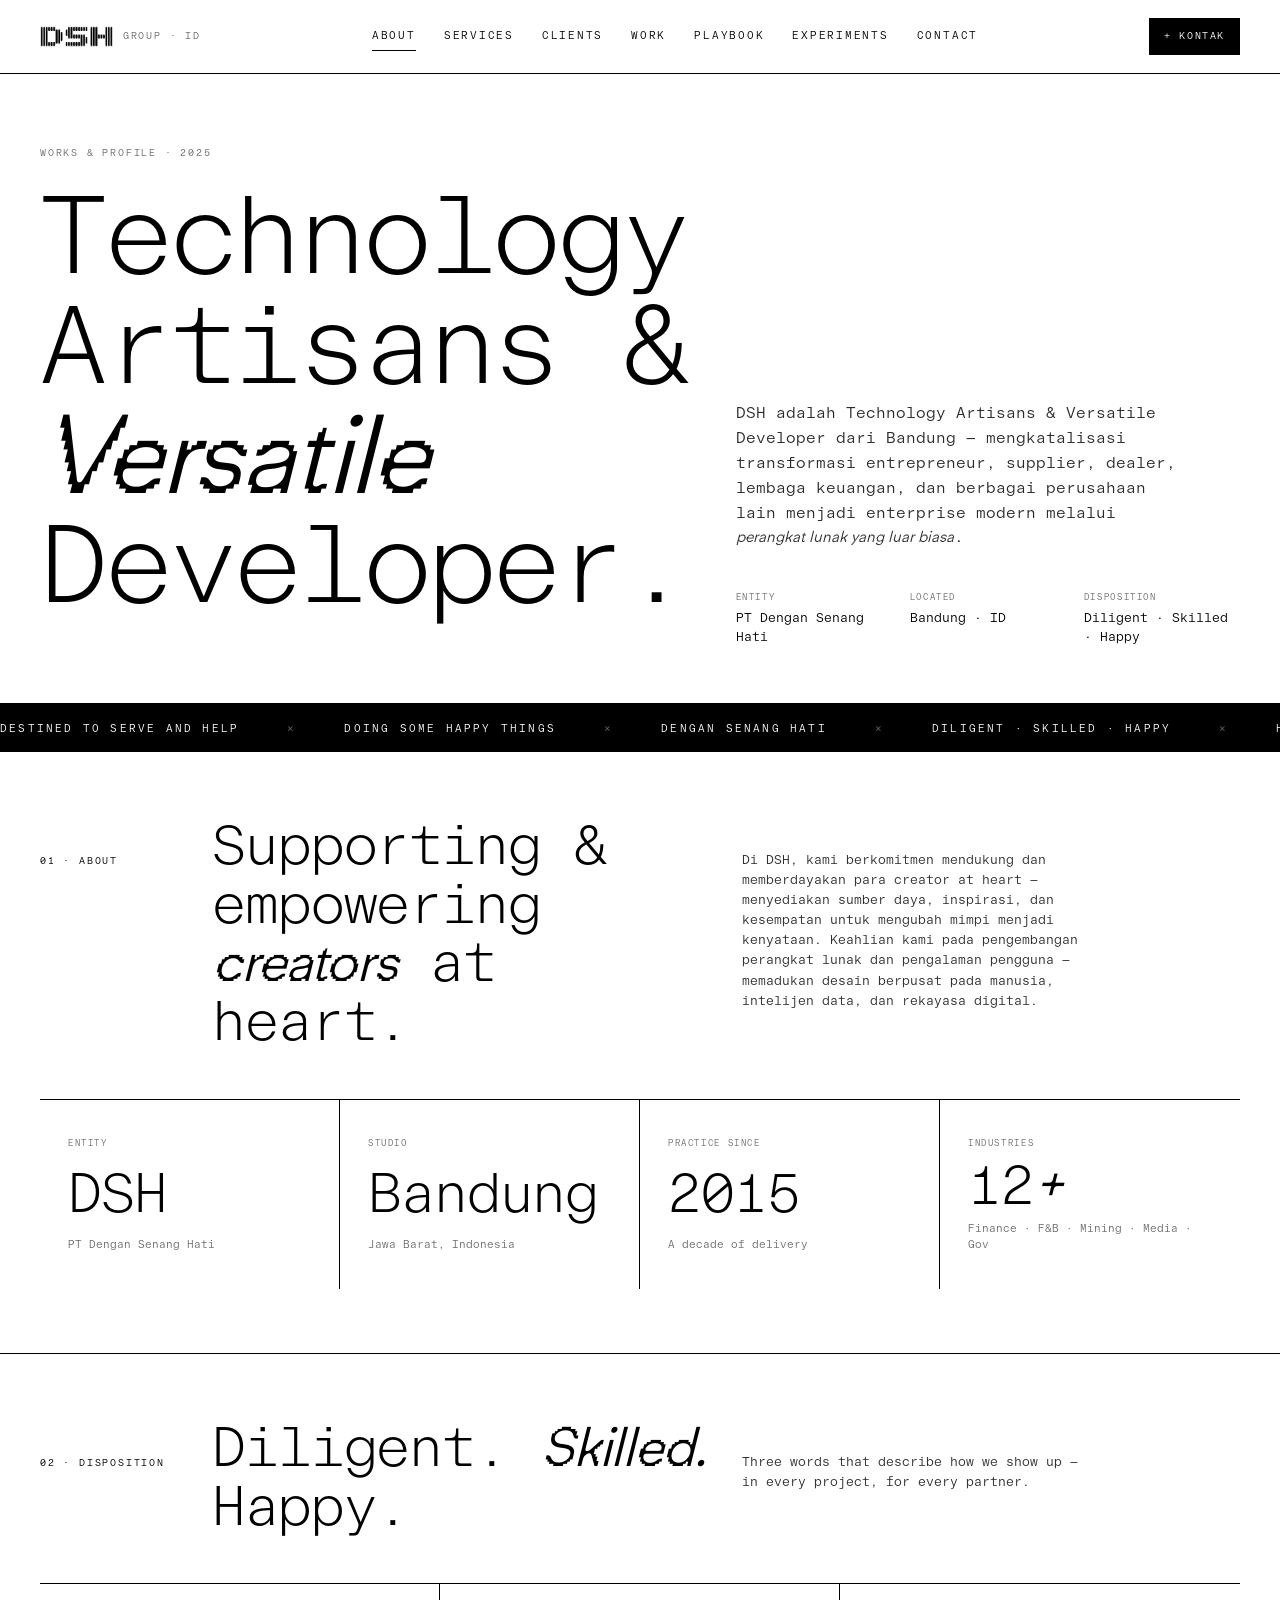
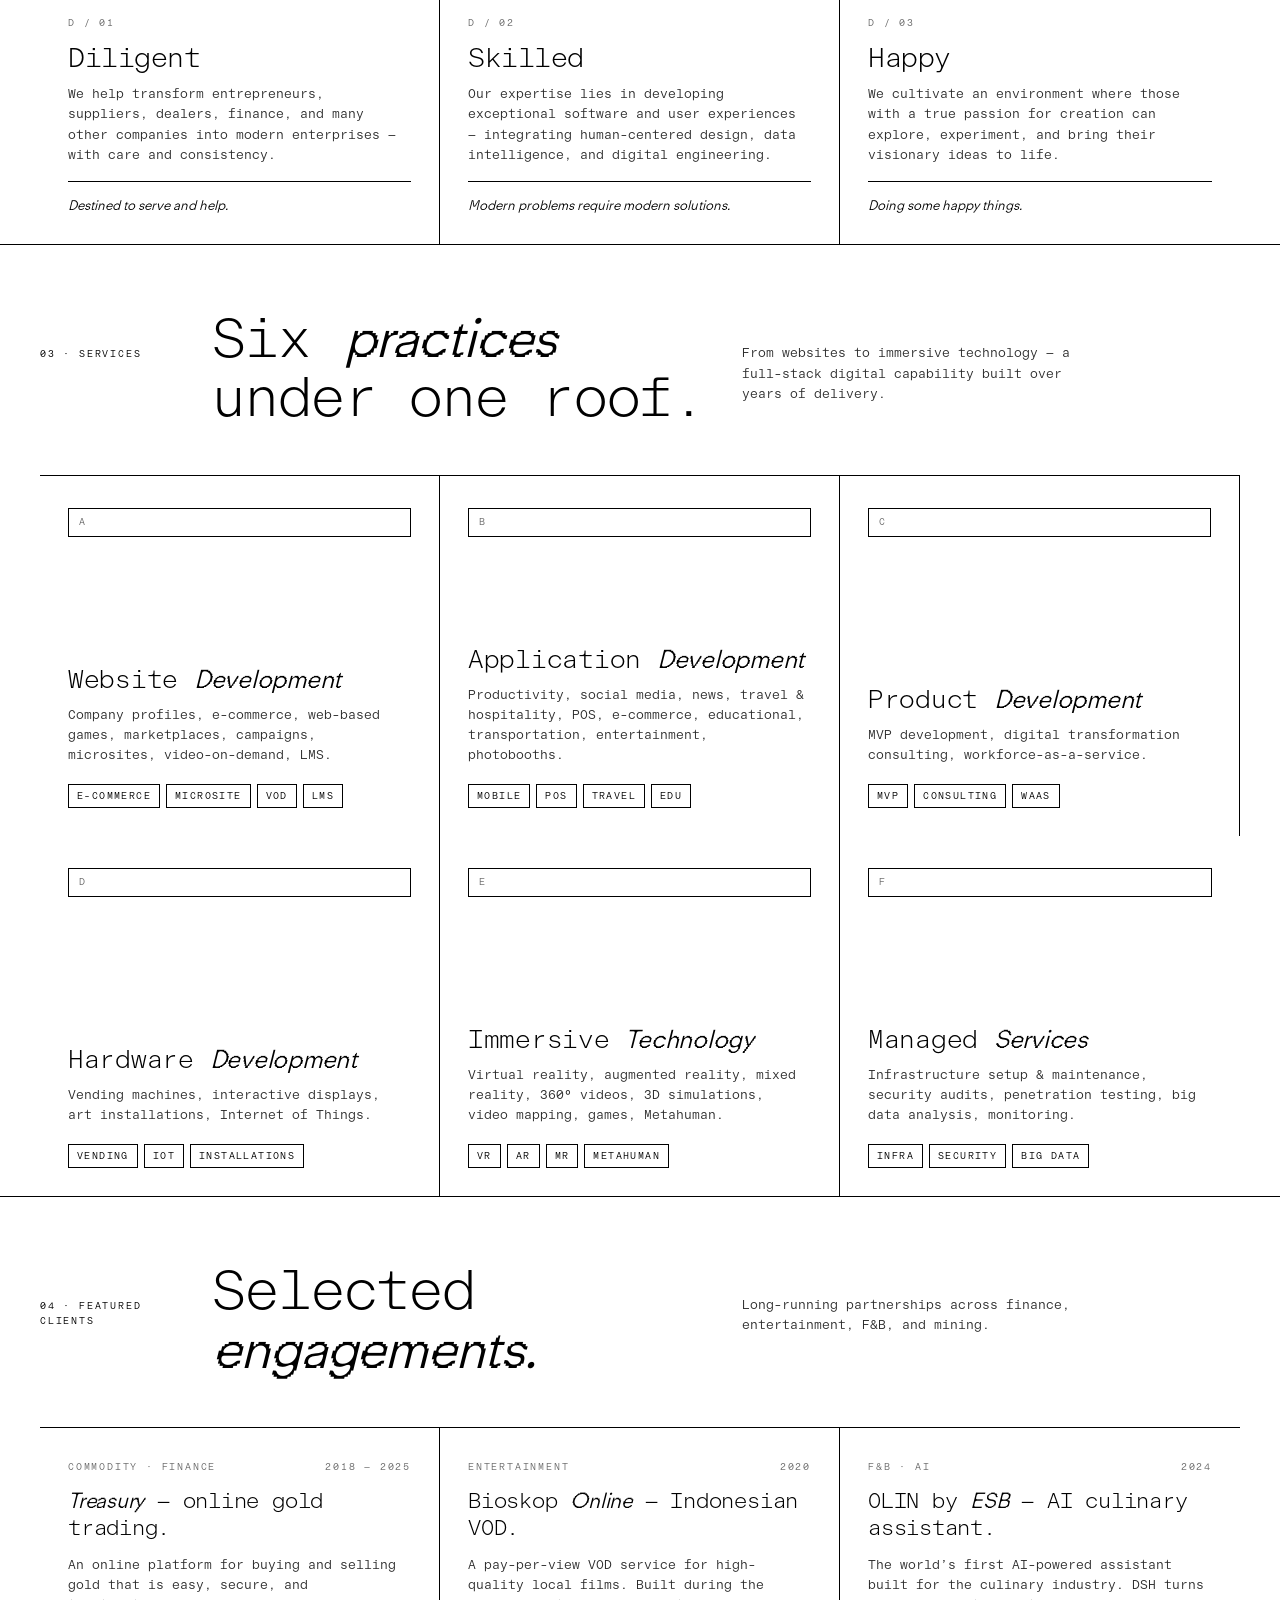
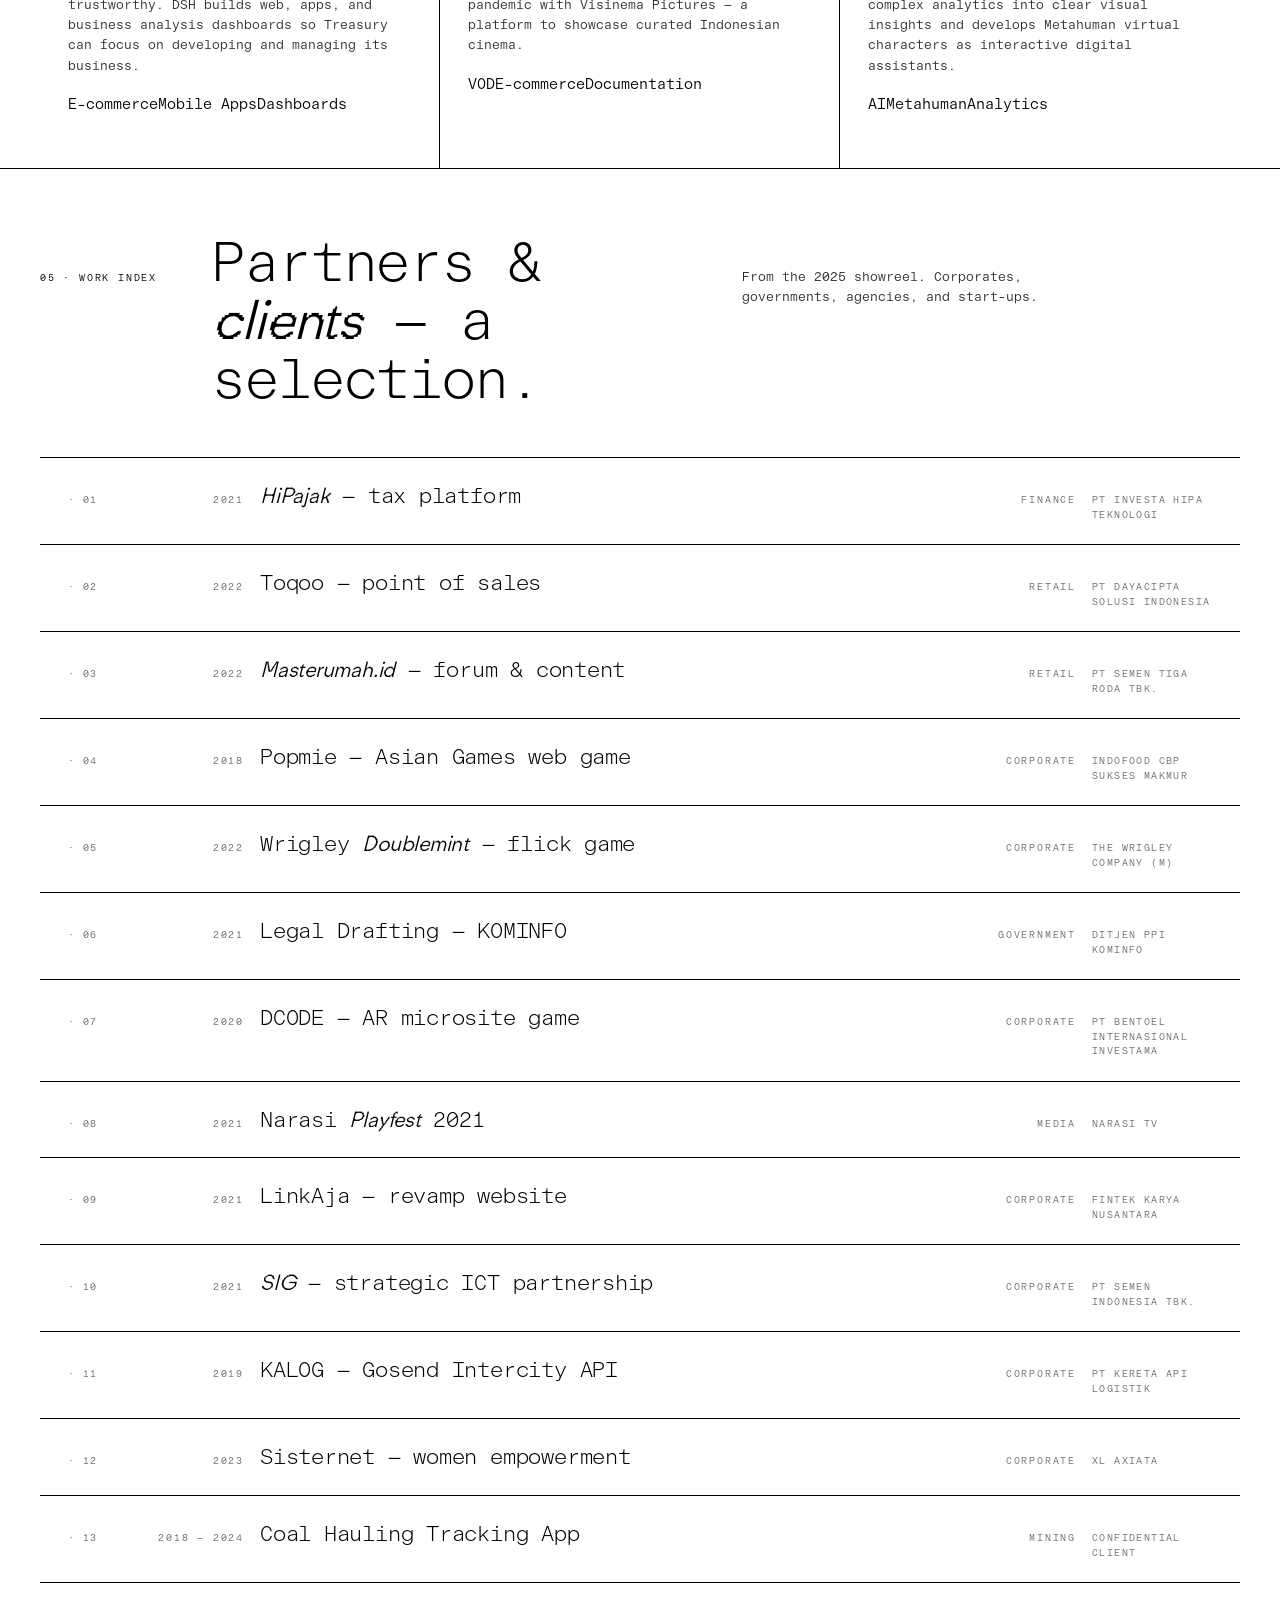
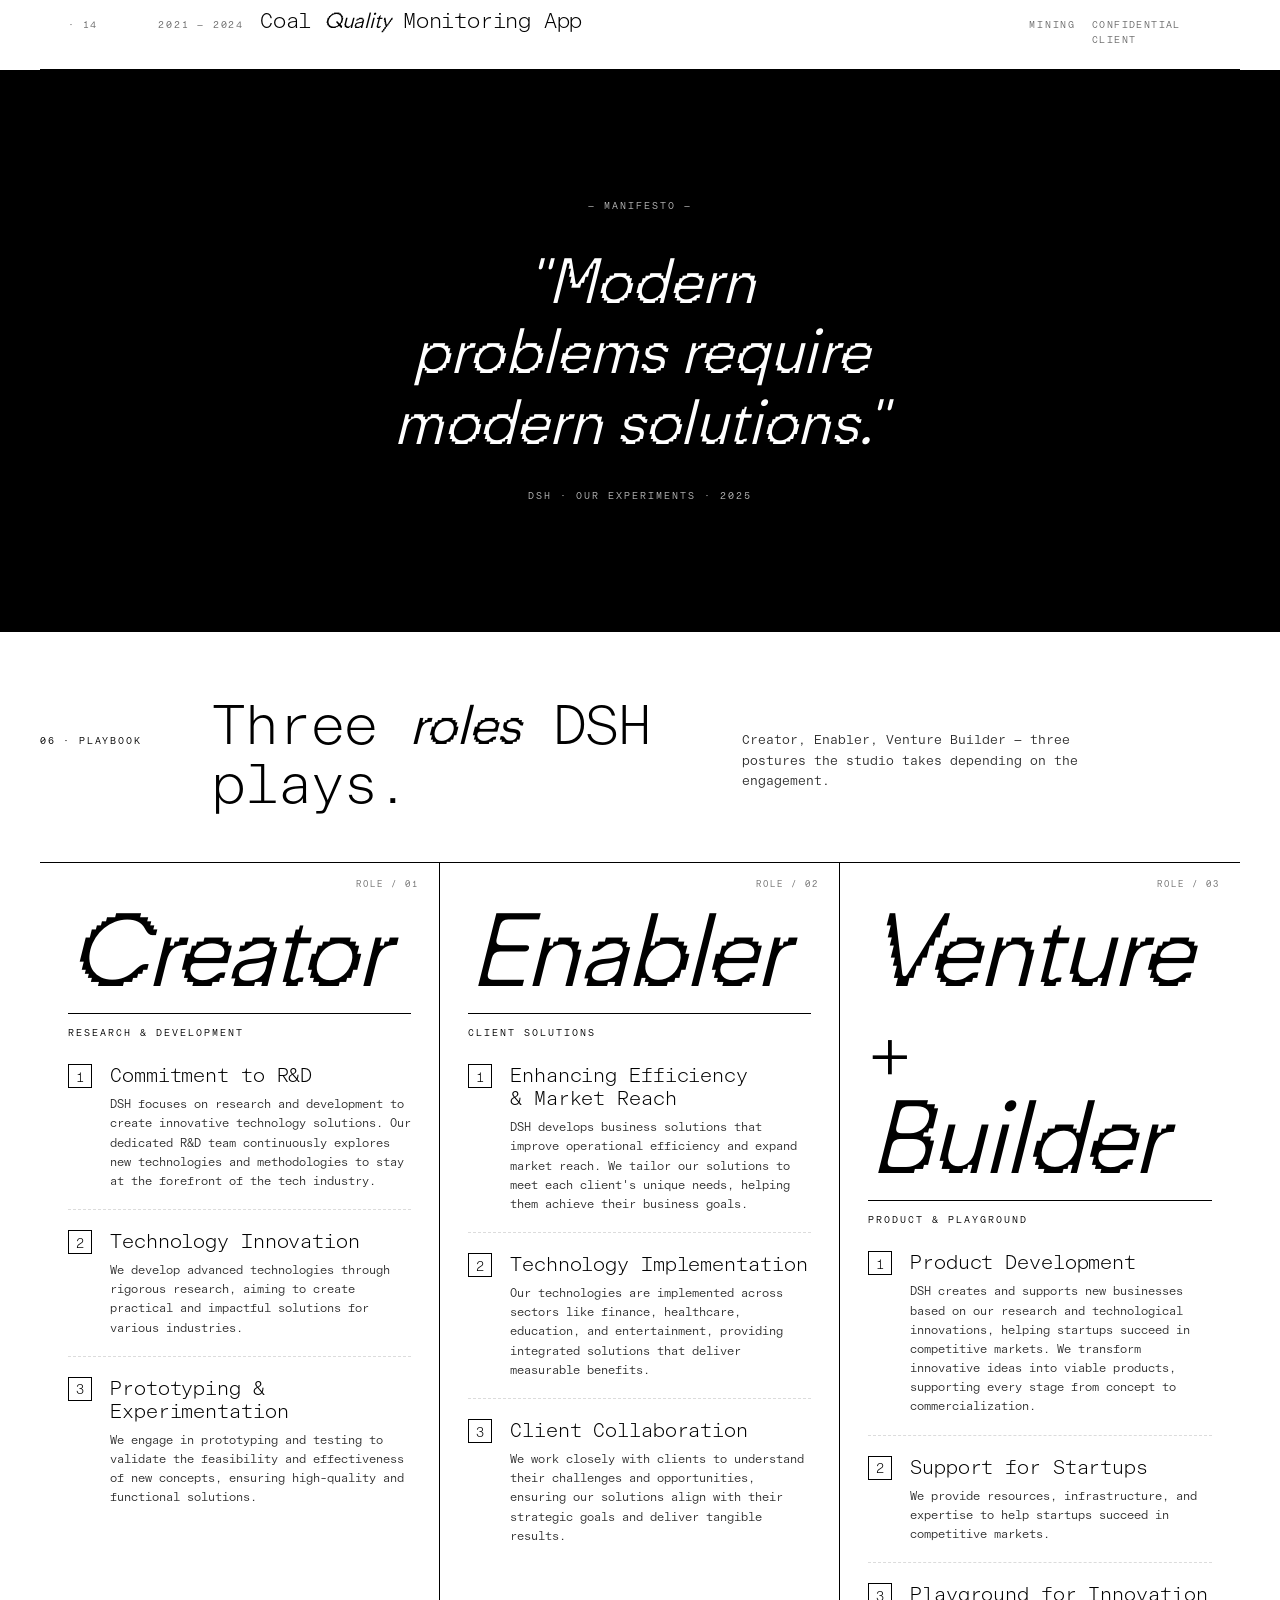
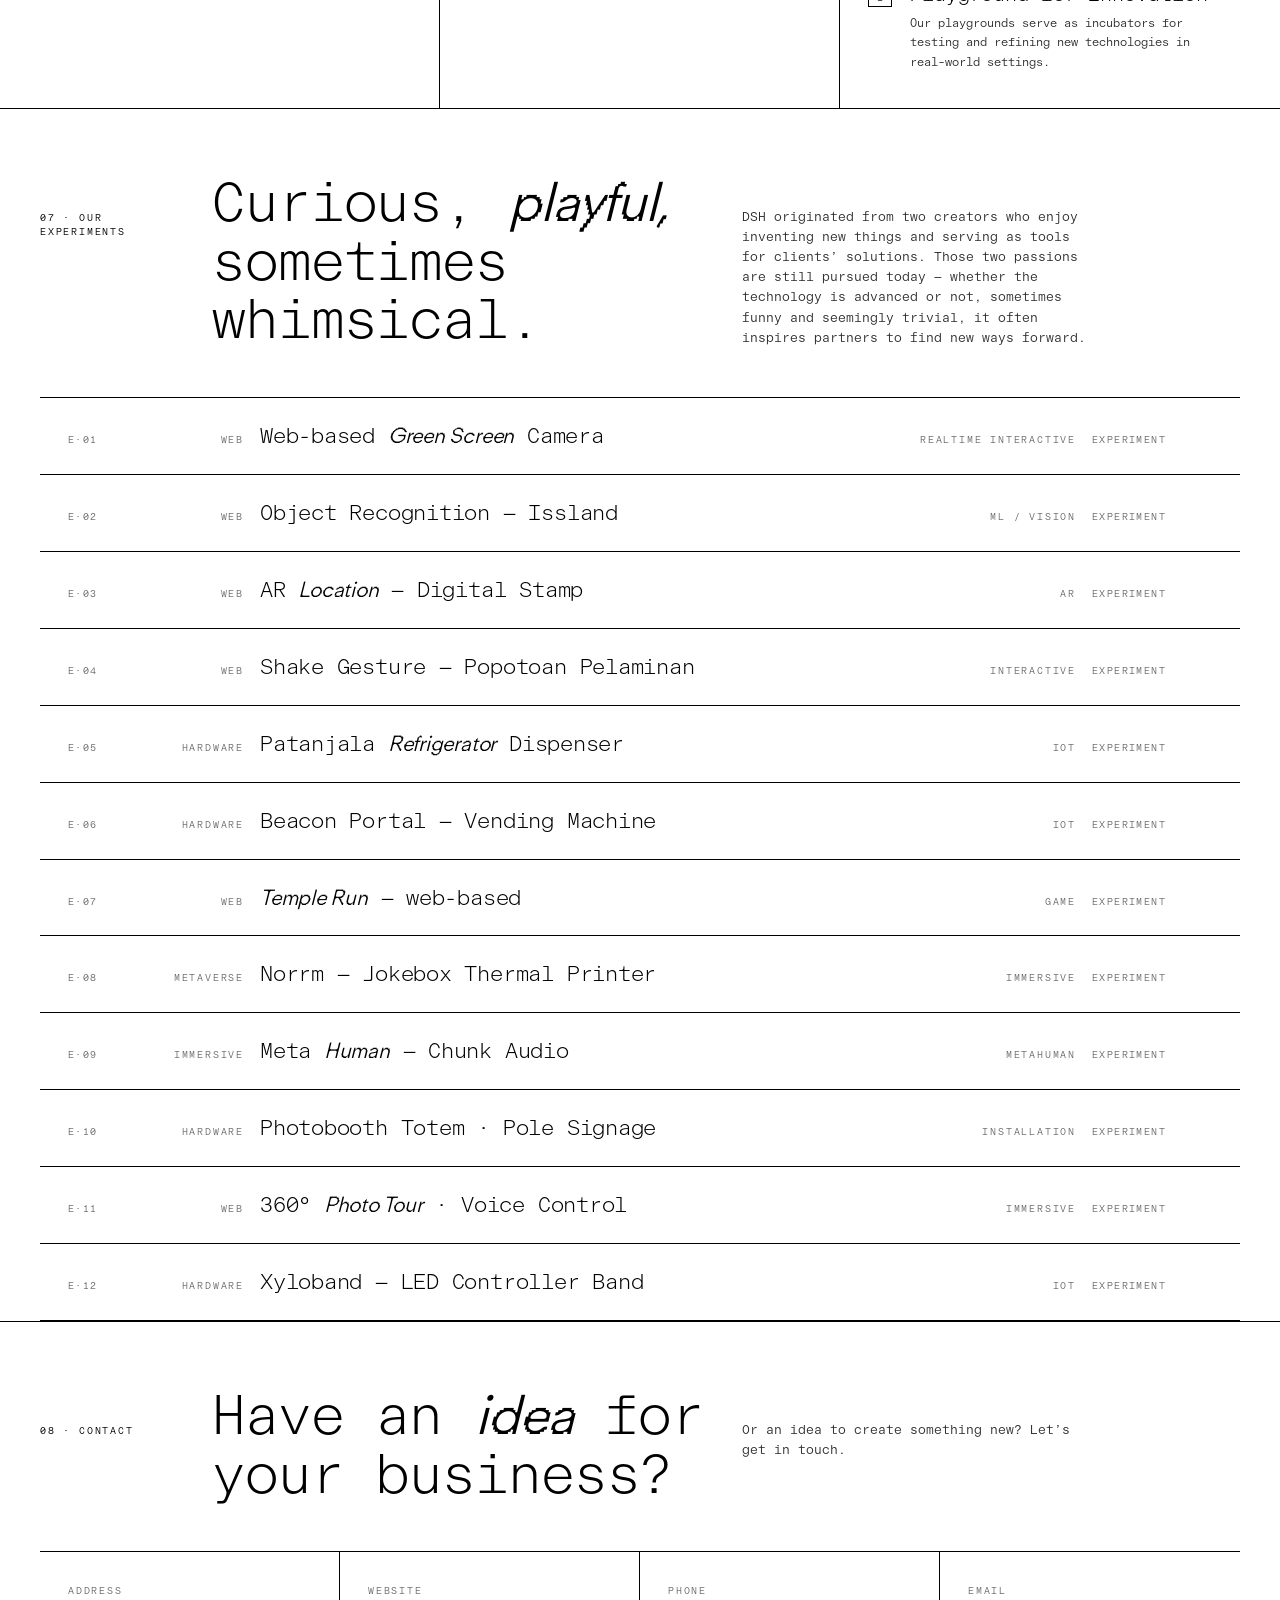
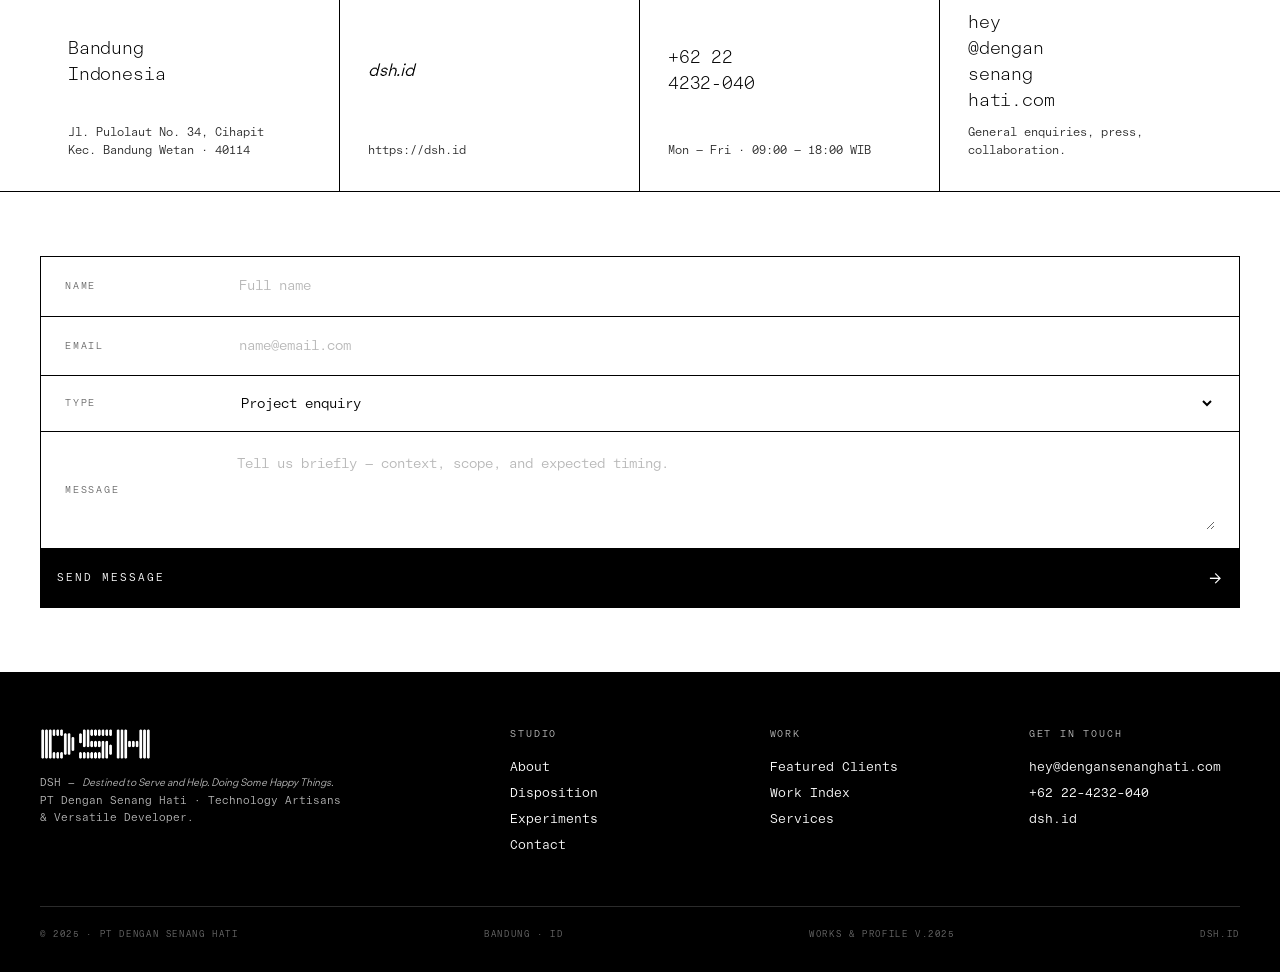
<file: index.html>
<!doctype html>
<html lang="id">
<head>
<meta charset="utf-8">
<title>dsh.id — Technology Artisans & Versatile Developer</title>
<meta name="viewport" content="width=device-width, initial-scale=1, viewport-fit=cover">
<meta name="description" content="DSH — PT Dengan Senang Hati. Technology artisans & versatile developers based in Bandung. Diligent, skilled, and happy — doing some happy things.">
<link rel="stylesheet" href="colors_and_type.css">
<link rel="stylesheet" href="site.css">
<link rel="icon" href="assets/DSH_Group_Primary_condensed_block.png">
</head>
<body data-screen-label="dsh.id Home">

<!-- =============== NAV =============== -->
<nav class="nav" id="nav">
  <a href="#top" class="mark">
    <img src="assets/DSH_Group_Primary.png" alt="DSH">
    <span class="sub">Group · ID</span>
  </a>
  <div class="links">
    <a href="#about" data-link="about">About</a>
    <a href="#services" data-link="services">Services</a>
    <a href="#clients" data-link="clients">Clients</a>
    <a href="#work" data-link="work">Work</a>
    <a href="#playbook" data-link="playbook">Playbook</a>
    <a href="#experiments" data-link="experiments">Experiments</a>
    <a href="#contact" data-link="contact">Contact</a>
  </div>
  <button class="cta" onclick="document.getElementById('contact').scrollIntoView({behavior:'smooth'})">+ Kontak</button>
  <button class="burger" id="burger" aria-label="Menu">
    <span></span><span></span>
  </button>
</nav>

<!-- Mobile drawer -->
<div class="drawer" id="drawer">
  <div class="d-label">Index · Navigasi</div>
  <a href="#about" data-close><span>About</span><span class="n">01</span></a>
  <a href="#services" data-close><span>Services</span><span class="n">02</span></a>
  <a href="#clients" data-close><span>Clients</span><span class="n">03</span></a>
  <a href="#work" data-close><span>Work</span><span class="n">04</span></a>
  <a href="#playbook" data-close><span>Playbook</span><span class="n">05</span></a>
  <a href="#experiments" data-close><span>Experiments</span><span class="n">06</span></a>
  <a href="#contact" data-close><span>Contact</span><span class="n">07</span></a>
  <div class="d-foot">
    <span>Bandung · ID</span>
    <span>2015 — 2026</span>
  </div>
</div>

<a id="top"></a>

<!-- =============== HERO =============== -->
<header class="hero">
  <div>
    <div class="eyebrow">Works & Profile · 2025</div>
    <h1>
      Technology<br>
      Artisans &amp;<br>
      <em>Versatile</em><br>
      Developer.
    </h1>
  </div>
  <div>
    <p class="lead">
      DSH specializes in catalyzing transformations for entrepreneurs, suppliers, dealers,
      financial institutions, and various other companies — propelling them into modern
      enterprises through <em style="font-family:var(--font-display);font-style:italic">exceptional software</em> and user experiences.
    </p>
    <div class="hero-meta">
      <div class="col"><span class="k">Entity</span><span class="v">PT Dengan Senang Hati</span></div>
      <div class="col"><span class="k">Located</span><span class="v">Bandung · ID</span></div>
      <div class="col"><span class="k">Disposition</span><span class="v">Diligent · Skilled · Happy</span></div>
    </div>
  </div>
</header>

<!-- Ticker -->
<div class="ticker" aria-hidden="true">
  <div class="ticker-track">
    <span>Destined to Serve and Help</span>
    <span>Doing Some Happy Things</span>
    <span>Dengan Senang Hati</span>
    <span>Diligent · Skilled · Happy</span>
    <span>Human-Centered Design</span>
    <span>Data-Driven Intelligence</span>
    <span>Digital Engineering</span>
    <span>Destined to Serve and Help</span>
    <span>Doing Some Happy Things</span>
    <span>Dengan Senang Hati</span>
    <span>Diligent · Skilled · Happy</span>
    <span>Human-Centered Design</span>
    <span>Data-Driven Intelligence</span>
    <span>Digital Engineering</span>
  </div>
</div>

<!-- =============== ABOUT =============== -->
<section class="section" id="about">
  <div class="head">
    <div class="idx">01 · About</div>
    <h2>Supporting &amp; empowering <em>creators</em> at heart.</h2>
    <p class="sub">
      At DSH, we are committed to supporting and empowering the creators at heart — offering them the resources,
      inspiration, and opportunities to turn their dreams into reality. Our expertise lies in developing
      exceptional software and user experiences, integrating human-centered design, data-driven intelligence,
      and comprehensive digital engineering.
    </p>
  </div>

  <div class="stats">
    <div class="stat">
      <span class="k">Entity</span>
      <span class="v">DSH</span>
      <span class="note">PT Dengan Senang Hati</span>
    </div>
    <div class="stat">
      <span class="k">Studio</span>
      <span class="v">Bandung</span>
      <span class="note">Jawa Barat, Indonesia</span>
    </div>
    <div class="stat">
      <span class="k">Practice Since</span>
      <span class="v">2015</span>
      <span class="note">A decade of delivery</span>
    </div>
    <div class="stat">
      <span class="k">Industries</span>
      <span class="v">12<em>+</em></span>
      <span class="note">Finance · F&B · Mining · Media · Gov</span>
    </div>
  </div>
</section>

<!-- =============== PRINCIPLES =============== -->
<section class="section" id="principles" style="padding-bottom:0">
  <div class="head">
    <div class="idx">02 · Disposition</div>
    <h2>Diligent. <em>Skilled.</em> Happy.</h2>
    <p class="sub">Three words that describe how we show up — in every project, for every partner.</p>
  </div>
  <div class="principles">
    <div class="p">
      <div>
        <div class="num">D / 01</div>
        <h3 style="margin-top:12px">Diligent</h3>
        <p style="margin-top:12px">We help transform entrepreneurs, suppliers, dealers, finance, and many other companies into modern enterprises — with care and consistency.</p>
      </div>
      <div class="key">Destined to serve and help.</div>
    </div>
    <div class="p">
      <div>
        <div class="num">D / 02</div>
        <h3 style="margin-top:12px">Skilled</h3>
        <p style="margin-top:12px">Our expertise lies in developing exceptional software and user experiences — integrating human-centered design, data intelligence, and digital engineering.</p>
      </div>
      <div class="key">Modern problems require modern solutions.</div>
    </div>
    <div class="p">
      <div>
        <div class="num">D / 03</div>
        <h3 style="margin-top:12px">Happy</h3>
        <p style="margin-top:12px">We cultivate an environment where those with a true passion for creation can explore, experiment, and bring their visionary ideas to life.</p>
      </div>
      <div class="key">Doing some happy things.</div>
    </div>
  </div>
</section>

<!-- =============== SERVICES =============== -->
<section class="section" id="services" style="padding-bottom:0">
  <div class="head">
    <div class="idx">03 · Services</div>
    <h2>Six <em>practices</em> under one roof.</h2>
    <p class="sub">From websites to immersive technology — a full-stack digital capability built over years of delivery.</p>
  </div>
  <div class="domains">
    <article class="domain">
      <div class="d-num">A</div>
      <div class="d-body">
        <h3>Website <em>Development</em></h3>
        <p>Company profiles, e-commerce, web-based games, marketplaces, campaigns, microsites, video-on-demand, LMS.</p>
        <div class="d-tags"><span>E-commerce</span><span>Microsite</span><span>VOD</span><span>LMS</span></div>
      </div>
    </article>
    <article class="domain">
      <div class="d-num">B</div>
      <div class="d-body">
        <h3>Application <em>Development</em></h3>
        <p>Productivity, social media, news, travel & hospitality, POS, e-commerce, educational, transportation, entertainment, photobooths.</p>
        <div class="d-tags"><span>Mobile</span><span>POS</span><span>Travel</span><span>Edu</span></div>
      </div>
    </article>
    <article class="domain">
      <div class="d-num">C</div>
      <div class="d-body">
        <h3>Product <em>Development</em></h3>
        <p>MVP development, digital transformation consulting, workforce-as-a-service.</p>
        <div class="d-tags"><span>MVP</span><span>Consulting</span><span>WaaS</span></div>
      </div>
    </article>
    <article class="domain">
      <div class="d-num">D</div>
      <div class="d-body">
        <h3>Hardware <em>Development</em></h3>
        <p>Vending machines, interactive displays, art installations, Internet of Things.</p>
        <div class="d-tags"><span>Vending</span><span>IoT</span><span>Installations</span></div>
      </div>
    </article>
    <article class="domain">
      <div class="d-num">E</div>
      <div class="d-body">
        <h3>Immersive <em>Technology</em></h3>
        <p>Virtual reality, augmented reality, mixed reality, 360º videos, 3D simulations, video mapping, games, Metahuman.</p>
        <div class="d-tags"><span>VR</span><span>AR</span><span>MR</span><span>Metahuman</span></div>
      </div>
    </article>
    <article class="domain">
      <div class="d-num">F</div>
      <div class="d-body">
        <h3>Managed <em>Services</em></h3>
        <p>Infrastructure setup & maintenance, security audits, penetration testing, big data analysis, monitoring.</p>
        <div class="d-tags"><span>Infra</span><span>Security</span><span>Big Data</span></div>
      </div>
    </article>
  </div>
</section>

<!-- =============== FEATURED CLIENTS =============== -->
<section class="section" id="clients" style="padding-bottom:0">
  <div class="head">
    <div class="idx">04 · Featured Clients</div>
    <h2>Selected <em>engagements.</em></h2>
    <p class="sub">Long-running partnerships across finance, entertainment, F&B, and mining.</p>
  </div>
  <div class="journal">
    <article class="post">
      <div class="p-meta"><span>Commodity · Finance</span><span>2018 — 2025</span></div>
      <h3><em>Treasury</em> — online gold trading.</h3>
      <p>An online platform for buying and selling gold that is easy, secure, and trustworthy. DSH builds web, apps, and business analysis dashboards so Treasury can focus on developing and managing its business.</p>
      <div class="d-tags" style="margin-top:4px"><span>E-commerce</span><span>Mobile Apps</span><span>Dashboards</span></div>
    </article>
    <article class="post">
      <div class="p-meta"><span>Entertainment</span><span>2020</span></div>
      <h3>Bioskop <em>Online</em> — Indonesian VOD.</h3>
      <p>A pay-per-view VOD service for high-quality local films. Built during the pandemic with Visinema Pictures — a platform to showcase curated Indonesian cinema.</p>
      <div class="d-tags" style="margin-top:4px"><span>VOD</span><span>E-commerce</span><span>Documentation</span></div>
    </article>
    <article class="post">
      <div class="p-meta"><span>F&B · AI</span><span>2024</span></div>
      <h3>OLIN by <em>ESB</em> — AI culinary assistant.</h3>
      <p>The world’s first AI-powered assistant built for the culinary industry. DSH turns complex analytics into clear visual insights and develops Metahuman virtual characters as interactive digital assistants.</p>
      <div class="d-tags" style="margin-top:4px"><span>AI</span><span>Metahuman</span><span>Analytics</span></div>
    </article>
  </div>
</section>

<!-- =============== WORK INDEX =============== -->
<section class="section" id="work" style="padding-bottom:0">
  <div class="head">
    <div class="idx">05 · Work Index</div>
    <h2>Partners &amp; <em>clients</em> — a selection.</h2>
    <p class="sub">From the 2025 showreel. Corporates, governments, agencies, and start-ups.</p>
  </div>
  <div class="idx-table">
    <div class="idx-row">
      <span class="idx-n">· 01</span>
      <span class="idx-meta">2021</span>
      <span class="idx-title"><em>HiPajak</em> — tax platform</span>
      <span class="idx-meta">Finance</span>
      <span class="idx-cat">PT Investa Hipa Teknologi</span>
    </div>
    <div class="idx-row">
      <span class="idx-n">· 02</span>
      <span class="idx-meta">2022</span>
      <span class="idx-title">Toqoo — point of sales</span>
      <span class="idx-meta">Retail</span>
      <span class="idx-cat">PT Dayacipta Solusi Indonesia</span>
    </div>
    <div class="idx-row">
      <span class="idx-n">· 03</span>
      <span class="idx-meta">2022</span>
      <span class="idx-title"><em>Masterumah.id</em> — forum & content</span>
      <span class="idx-meta">Retail</span>
      <span class="idx-cat">PT Semen Tiga Roda Tbk.</span>
    </div>
    <div class="idx-row">
      <span class="idx-n">· 04</span>
      <span class="idx-meta">2018</span>
      <span class="idx-title">Popmie — Asian Games web game</span>
      <span class="idx-meta">Corporate</span>
      <span class="idx-cat">Indofood CBP Sukses Makmur</span>
    </div>
    <div class="idx-row">
      <span class="idx-n">· 05</span>
      <span class="idx-meta">2022</span>
      <span class="idx-title">Wrigley <em>Doublemint</em> — flick game</span>
      <span class="idx-meta">Corporate</span>
      <span class="idx-cat">The Wrigley Company (M)</span>
    </div>
    <div class="idx-row">
      <span class="idx-n">· 06</span>
      <span class="idx-meta">2021</span>
      <span class="idx-title">Legal Drafting — KOMINFO</span>
      <span class="idx-meta">Government</span>
      <span class="idx-cat">DitJen PPI KOMINFO</span>
    </div>
    <div class="idx-row">
      <span class="idx-n">· 07</span>
      <span class="idx-meta">2020</span>
      <span class="idx-title">DCODE — AR microsite game</span>
      <span class="idx-meta">Corporate</span>
      <span class="idx-cat">PT Bentoel Internasional Investama</span>
    </div>
    <div class="idx-row">
      <span class="idx-n">· 08</span>
      <span class="idx-meta">2021</span>
      <span class="idx-title">Narasi <em>Playfest</em> 2021</span>
      <span class="idx-meta">Media</span>
      <span class="idx-cat">Narasi TV</span>
    </div>
    <div class="idx-row">
      <span class="idx-n">· 09</span>
      <span class="idx-meta">2021</span>
      <span class="idx-title">LinkAja — revamp website</span>
      <span class="idx-meta">Corporate</span>
      <span class="idx-cat">Fintek Karya Nusantara</span>
    </div>
    <div class="idx-row">
      <span class="idx-n">· 10</span>
      <span class="idx-meta">2021</span>
      <span class="idx-title"><em>SIG</em> — strategic ICT partnership</span>
      <span class="idx-meta">Corporate</span>
      <span class="idx-cat">PT Semen Indonesia Tbk.</span>
    </div>
    <div class="idx-row">
      <span class="idx-n">· 11</span>
      <span class="idx-meta">2019</span>
      <span class="idx-title">KALOG — Gosend Intercity API</span>
      <span class="idx-meta">Corporate</span>
      <span class="idx-cat">PT Kereta Api Logistik</span>
    </div>
    <div class="idx-row">
      <span class="idx-n">· 12</span>
      <span class="idx-meta">2023</span>
      <span class="idx-title">Sisternet — women empowerment</span>
      <span class="idx-meta">Corporate</span>
      <span class="idx-cat">XL Axiata</span>
    </div>
    <div class="idx-row">
      <span class="idx-n">· 13</span>
      <span class="idx-meta">2018 — 2024</span>
      <span class="idx-title">Coal Hauling Tracking App</span>
      <span class="idx-meta">Mining</span>
      <span class="idx-cat">Confidential client</span>
    </div>
    <div class="idx-row">
      <span class="idx-n">· 14</span>
      <span class="idx-meta">2021 — 2024</span>
      <span class="idx-title">Coal <em>Quality</em> Monitoring App</span>
      <span class="idx-meta">Mining</span>
      <span class="idx-cat">Confidential client</span>
    </div>
  </div>
</section>

<!-- =============== MANIFESTO =============== -->
<section class="manifesto">
  <div class="m-label">— Manifesto —</div>
  <div class="quote">"Modern<br>problems require<br>modern <em style="font-family:var(--font-display);font-style:italic">solutions.</em>"</div>
  <div class="attr">DSH · Our Experiments · 2025</div>
</section>

<!-- =============== PLAYBOOK =============== -->
<section class="section" id="playbook" style="padding-bottom:0">
  <div class="head">
    <div class="idx">06 · Playbook</div>
    <h2>Three <em>roles</em> DSH plays.</h2>
    <p class="sub">Creator, Enabler, Venture Builder — three postures the studio takes depending on the engagement.</p>
  </div>
  <div class="playbook">
    <!-- Creator -->
    <article class="pillar">
      <span class="pl-role">Role / 01</span>
      <div class="pl-big">Creator</div>
      <div class="pl-sub">Research &amp; Development</div>
      <div class="pl-list">
        <div class="pl-item">
          <span class="pl-n">1</span>
          <div class="pl-body">
            <h4>Commitment to R&amp;D</h4>
            <p>DSH focuses on research and development to create innovative technology solutions. Our dedicated R&amp;D team continuously explores new technologies and methodologies to stay at the forefront of the tech industry.</p>
          </div>
        </div>
        <div class="pl-item">
          <span class="pl-n">2</span>
          <div class="pl-body">
            <h4>Technology Innovation</h4>
            <p>We develop advanced technologies through rigorous research, aiming to create practical and impactful solutions for various industries.</p>
          </div>
        </div>
        <div class="pl-item">
          <span class="pl-n">3</span>
          <div class="pl-body">
            <h4>Prototyping &amp; Experimentation</h4>
            <p>We engage in prototyping and testing to validate the feasibility and effectiveness of new concepts, ensuring high-quality and functional solutions.</p>
          </div>
        </div>
      </div>
    </article>

    <!-- Enabler -->
    <article class="pillar">
      <span class="pl-role">Role / 02</span>
      <div class="pl-big">Enabler</div>
      <div class="pl-sub">Client Solutions</div>
      <div class="pl-list">
        <div class="pl-item">
          <span class="pl-n">1</span>
          <div class="pl-body">
            <h4>Enhancing Efficiency &amp; Market Reach</h4>
            <p>DSH develops business solutions that improve operational efficiency and expand market reach. We tailor our solutions to meet each client's unique needs, helping them achieve their business goals.</p>
          </div>
        </div>
        <div class="pl-item">
          <span class="pl-n">2</span>
          <div class="pl-body">
            <h4>Technology Implementation</h4>
            <p>Our technologies are implemented across sectors like finance, healthcare, education, and entertainment, providing integrated solutions that deliver measurable benefits.</p>
          </div>
        </div>
        <div class="pl-item">
          <span class="pl-n">3</span>
          <div class="pl-body">
            <h4>Client Collaboration</h4>
            <p>We work closely with clients to understand their challenges and opportunities, ensuring our solutions align with their strategic goals and deliver tangible results.</p>
          </div>
        </div>
      </div>
    </article>

    <!-- Venture Builder -->
    <article class="pillar">
      <span class="pl-role">Role / 03</span>
      <div class="pl-big">Venture<br><span class="amp">+</span> Builder</div>
      <div class="pl-sub">Product &amp; Playground</div>
      <div class="pl-list">
        <div class="pl-item">
          <span class="pl-n">1</span>
          <div class="pl-body">
            <h4>Product Development</h4>
            <p>DSH creates and supports new businesses based on our research and technological innovations, helping startups succeed in competitive markets. We transform innovative ideas into viable products, supporting every stage from concept to commercialization.</p>
          </div>
        </div>
        <div class="pl-item">
          <span class="pl-n">2</span>
          <div class="pl-body">
            <h4>Support for Startups</h4>
            <p>We provide resources, infrastructure, and expertise to help startups succeed in competitive markets.</p>
          </div>
        </div>
        <div class="pl-item">
          <span class="pl-n">3</span>
          <div class="pl-body">
            <h4>Playground for Innovation</h4>
            <p>Our playgrounds serve as incubators for testing and refining new technologies in real-world settings.</p>
          </div>
        </div>
      </div>
    </article>
  </div>
</section>

<!-- =============== EXPERIMENTS =============== -->
<section class="section" id="experiments" style="padding-bottom:0">
  <div class="head">
    <div class="idx">07 · Our Experiments</div>
    <h2>Curious, <em>playful,</em> sometimes whimsical.</h2>
    <p class="sub">
      DSH originated from two creators who enjoy inventing new things and serving as tools for clients’ solutions.
      Those two passions are still pursued today — whether the technology is advanced or not, sometimes funny and seemingly trivial,
      it often inspires partners to find new ways forward.
    </p>
  </div>
  <div class="idx-table">
    <div class="idx-row"><span class="idx-n">E·01</span><span class="idx-meta">Web</span><span class="idx-title">Web-based <em>Green Screen</em> Camera</span><span class="idx-meta">Realtime Interactive</span><span class="idx-cat">Experiment</span></div>
    <div class="idx-row"><span class="idx-n">E·02</span><span class="idx-meta">Web</span><span class="idx-title">Object Recognition — Issland</span><span class="idx-meta">ML / Vision</span><span class="idx-cat">Experiment</span></div>
    <div class="idx-row"><span class="idx-n">E·03</span><span class="idx-meta">Web</span><span class="idx-title">AR <em>Location</em> — Digital Stamp</span><span class="idx-meta">AR</span><span class="idx-cat">Experiment</span></div>
    <div class="idx-row"><span class="idx-n">E·04</span><span class="idx-meta">Web</span><span class="idx-title">Shake Gesture — Popotoan Pelaminan</span><span class="idx-meta">Interactive</span><span class="idx-cat">Experiment</span></div>
    <div class="idx-row"><span class="idx-n">E·05</span><span class="idx-meta">Hardware</span><span class="idx-title">Patanjala <em>Refrigerator</em> Dispenser</span><span class="idx-meta">IoT</span><span class="idx-cat">Experiment</span></div>
    <div class="idx-row"><span class="idx-n">E·06</span><span class="idx-meta">Hardware</span><span class="idx-title">Beacon Portal — Vending Machine</span><span class="idx-meta">IoT</span><span class="idx-cat">Experiment</span></div>
    <div class="idx-row"><span class="idx-n">E·07</span><span class="idx-meta">Web</span><span class="idx-title"><em>Temple Run</em> — web-based</span><span class="idx-meta">Game</span><span class="idx-cat">Experiment</span></div>
    <div class="idx-row"><span class="idx-n">E·08</span><span class="idx-meta">Metaverse</span><span class="idx-title">Norrm — Jokebox Thermal Printer</span><span class="idx-meta">Immersive</span><span class="idx-cat">Experiment</span></div>
    <div class="idx-row"><span class="idx-n">E·09</span><span class="idx-meta">Immersive</span><span class="idx-title">Meta <em>Human</em> — Chunk Audio</span><span class="idx-meta">Metahuman</span><span class="idx-cat">Experiment</span></div>
    <div class="idx-row"><span class="idx-n">E·10</span><span class="idx-meta">Hardware</span><span class="idx-title">Photobooth Totem · Pole Signage</span><span class="idx-meta">Installation</span><span class="idx-cat">Experiment</span></div>
    <div class="idx-row"><span class="idx-n">E·11</span><span class="idx-meta">Web</span><span class="idx-title">360º <em>Photo Tour</em> · Voice Control</span><span class="idx-meta">Immersive</span><span class="idx-cat">Experiment</span></div>
    <div class="idx-row"><span class="idx-n">E·12</span><span class="idx-meta">Hardware</span><span class="idx-title">Xyloband — LED Controller Band</span><span class="idx-meta">IoT</span><span class="idx-cat">Experiment</span></div>
  </div>
</section>

<!-- =============== CONTACT =============== -->
<section class="section" id="contact" style="padding-bottom:0">
  <div class="head">
    <div class="idx">08 · Contact</div>
    <h2>Have an <em>idea</em> for your business?</h2>
    <p class="sub">Or an idea to create something new? Let’s get in touch.</p>
  </div>
  <div class="contact">
    <div class="c-block">
      <span class="c-k">Address</span>
      <span class="c-v">Bandung<br>Indonesia</span>
      <span class="c-note">Jl. Pulolaut No. 34, Cihapit<br>Kec. Bandung Wetan · 40114</span>
    </div>
    <div class="c-block">
      <span class="c-k">Website</span>
      <span class="c-v"><em>dsh.id</em></span>
      <span class="c-note">https://dsh.id</span>
    </div>
    <div class="c-block">
      <span class="c-k">Phone</span>
      <span class="c-v">+62 22<br>4232-040</span>
      <span class="c-note">Mon — Fri · 09:00 — 18:00 WIB</span>
    </div>
    <div class="c-block">
      <span class="c-k">Email</span>
      <span class="c-v">hey<br>@dengan<br>senang<br>hati.com</span>
      <span class="c-note">General enquiries, press, collaboration.</span>
    </div>
  </div>
</section>

<!-- =============== FORM =============== -->
<section class="form-section">
  <form class="form" onsubmit="event.preventDefault(); alert('Terima kasih — we will reply within 48 hours.');">
    <div class="field">
      <label for="f-name">Name</label>
      <input id="f-name" type="text" placeholder="Full name" required>
    </div>
    <div class="field">
      <label for="f-email">Email</label>
      <input id="f-email" type="email" placeholder="name@email.com" required>
    </div>
    <div class="field">
      <label for="f-type">Type</label>
      <select id="f-type">
        <option>Project enquiry</option>
        <option>Press / interview</option>
        <option>Collaboration</option>
        <option>Other</option>
      </select>
    </div>
    <div class="field">
      <label for="f-msg">Message</label>
      <textarea id="f-msg" placeholder="Tell us briefly — context, scope, and expected timing." required></textarea>
    </div>
    <button class="submit" type="submit">
      <span>Send Message</span>
      <span class="arrow">→</span>
    </button>
  </form>
</section>

<!-- =============== FOOTER =============== -->
<footer class="footer">
  <div class="f-mark">
    <img src="assets/DSH_Group_Primary.png" alt="DSH">
    <p>DSH — <em style="font-family:var(--font-display);font-style:italic">Destined to Serve and Help. Doing Some Happy Things.</em><br>
      PT Dengan Senang Hati · Technology Artisans &amp; Versatile Developer.</p>
  </div>
  <div class="f-col">
    <h4>Studio</h4>
    <a href="#about">About</a>
    <a href="#principles">Disposition</a>
    <a href="#experiments">Experiments</a>
    <a href="#contact">Contact</a>
  </div>
  <div class="f-col">
    <h4>Work</h4>
    <a href="#clients">Featured Clients</a>
    <a href="#work">Work Index</a>
    <a href="#services">Services</a>
  </div>
  <div class="f-col">
    <h4>Get in touch</h4>
    <a href="mailto:hey@dengansenanghati.com">hey@dengansenanghati.com</a>
    <a href="tel:+62224232040">+62 22-4232-040</a>
    <a href="https://dsh.id">dsh.id</a>
  </div>
  <div class="f-fine">
    <span>© 2025 · PT Dengan Senang Hati</span>
    <span>Bandung · ID</span>
    <span>Works & Profile v.2025</span>
    <span>dsh.id</span>
  </div>
</footer>

<!-- =============== TWEAKS PANEL =============== -->
<div id="tweaks">
  <h5>Tweaks</h5>
  <div class="row">
    <span>Theme</span>
    <div style="display:flex;gap:4px">
      <button class="opt" data-tweak="theme" data-val="light">Light</button>
      <button class="opt" data-tweak="theme" data-val="dark">Dark</button>
    </div>
  </div>
  <div class="row">
    <span>Grid</span>
    <div style="display:flex;gap:4px">
      <button class="opt" data-tweak="grid" data-val="off">Off</button>
      <button class="opt" data-tweak="grid" data-val="on">On</button>
    </div>
  </div>
  <div class="row">
    <span>Lang</span>
    <div style="display:flex;gap:4px">
      <button class="opt" data-tweak="lang" data-val="id">ID</button>
      <button class="opt" data-tweak="lang" data-val="en">EN</button>
    </div>
  </div>
</div>

<script>
// --------- Tweakable defaults ---------
const TWEAKS = /*EDITMODE-BEGIN*/{
  "theme": "light",
  "grid": "off",
  "lang": "id"
}/*EDITMODE-END*/;

// --------- Mobile drawer ---------
const nav = document.getElementById('nav');
const burger = document.getElementById('burger');
const drawer = document.getElementById('drawer');
burger.addEventListener('click', () => {
  nav.classList.toggle('is-open');
  drawer.classList.toggle('is-open');
});
drawer.querySelectorAll('[data-close]').forEach(a => {
  a.addEventListener('click', () => {
    nav.classList.remove('is-open');
    drawer.classList.remove('is-open');
  });
});

// --------- Active link on scroll ---------
const sections = ['about','services','clients','work','playbook','experiments','contact'];
function updateActive() {
  let active = 'about';
  for (const id of sections) {
    const el = document.getElementById(id);
    if (el && el.getBoundingClientRect().top < 120) active = id;
  }
  document.querySelectorAll('.nav .links a').forEach(a => {
    a.classList.toggle('active', a.dataset.link === active);
  });
}
window.addEventListener('scroll', updateActive, { passive: true });
updateActive();

// --------- Bilingual copy map ---------
const COPY = {
  id: {
    cta: '+ Kontak',
    heroLead: 'DSH adalah Technology Artisans &amp; Versatile Developer dari Bandung — mengkatalisasi transformasi entrepreneur, supplier, dealer, lembaga keuangan, dan berbagai perusahaan lain menjadi enterprise modern melalui <em style="font-family:var(--font-display);font-style:italic">perangkat lunak yang luar biasa</em>.',
    aboutSub: 'Di DSH, kami berkomitmen mendukung dan memberdayakan para creator at heart — menyediakan sumber daya, inspirasi, dan kesempatan untuk mengubah mimpi menjadi kenyataan. Keahlian kami pada pengembangan perangkat lunak dan pengalaman pengguna — memadukan desain berpusat pada manusia, intelijen data, dan rekayasa digital.',
  },
  en: {
    cta: '+ Enquire',
    heroLead: 'DSH specializes in catalyzing transformations for entrepreneurs, suppliers, dealers, financial institutions, and various other companies — propelling them into modern enterprises through <em style="font-family:var(--font-display);font-style:italic">exceptional software</em> and user experiences.',
    aboutSub: 'At DSH, we are committed to supporting and empowering the creators at heart — offering them the resources, inspiration, and opportunities to turn their dreams into reality. Our expertise lies in developing exceptional software and user experiences, integrating human-centered design, data-driven intelligence, and comprehensive digital engineering.',
  }
};

// --------- Apply tweaks ---------
function applyTweaks(t) {
  document.body.classList.toggle('dark', t.theme === 'dark');
  document.body.classList.toggle('grid-on', t.grid === 'on');
  // language
  const cta = document.querySelector('.nav .cta');
  if (cta) cta.textContent = COPY[t.lang].cta;
  const lead = document.querySelector('.hero .lead');
  if (lead) lead.innerHTML = COPY[t.lang].heroLead;
  const aboutSub = document.querySelector('#about .head .sub');
  if (aboutSub) aboutSub.innerHTML = COPY[t.lang].aboutSub;
  document.documentElement.lang = t.lang;
  // button states
  document.querySelectorAll('#tweaks .opt').forEach(b => {
    b.classList.toggle('on', t[b.dataset.tweak] === b.dataset.val);
  });
}
applyTweaks(TWEAKS);

// --------- Tweak UI wiring ---------
document.querySelectorAll('#tweaks .opt').forEach(b => {
  b.addEventListener('click', () => {
    TWEAKS[b.dataset.tweak] = b.dataset.val;
    applyTweaks(TWEAKS);
    window.parent && window.parent.postMessage({ type: '__edit_mode_set_keys', edits: { [b.dataset.tweak]: b.dataset.val } }, '*');
  });
});

// --------- Edit-mode protocol ---------
window.addEventListener('message', (e) => {
  if (!e.data || !e.data.type) return;
  if (e.data.type === '__activate_edit_mode') {
    document.getElementById('tweaks').classList.add('on');
  } else if (e.data.type === '__deactivate_edit_mode') {
    document.getElementById('tweaks').classList.remove('on');
  }
});
window.parent && window.parent.postMessage({ type: '__edit_mode_available' }, '*');
</script>
</body>
</html>
</file>
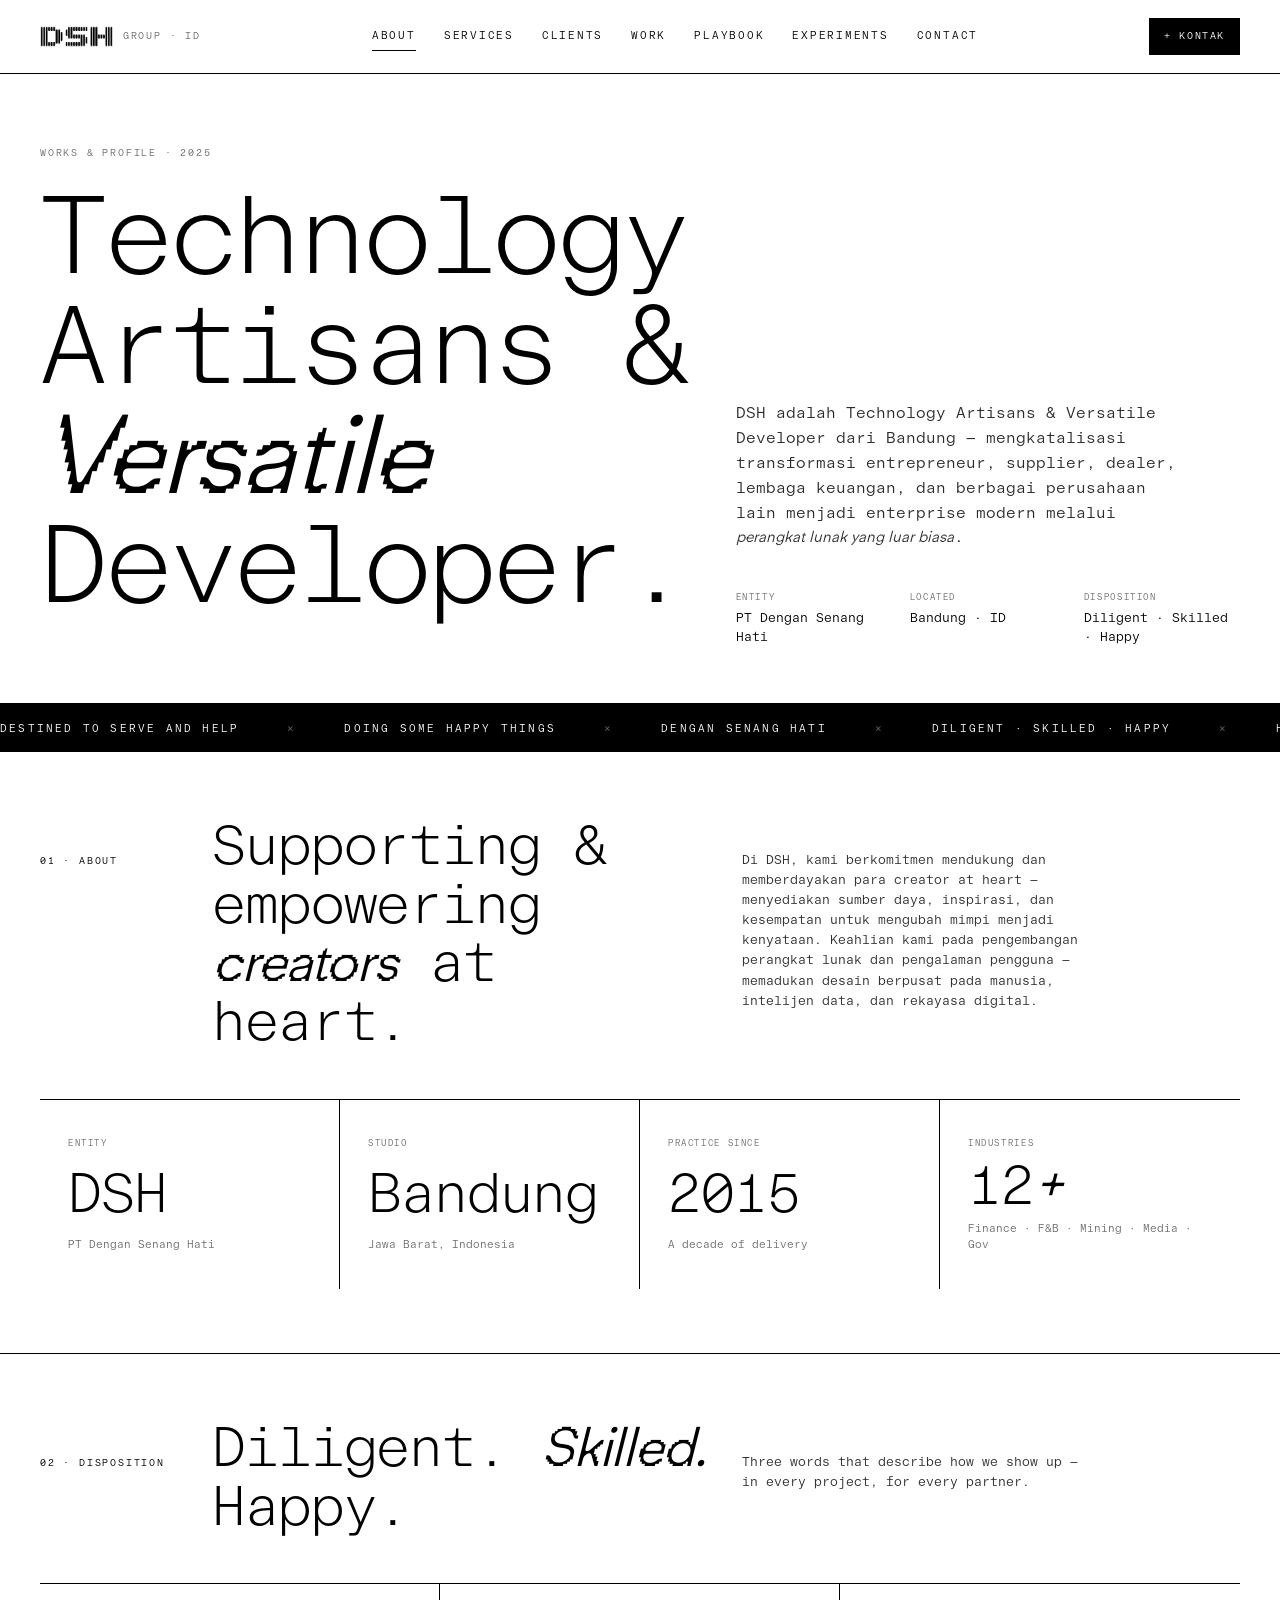
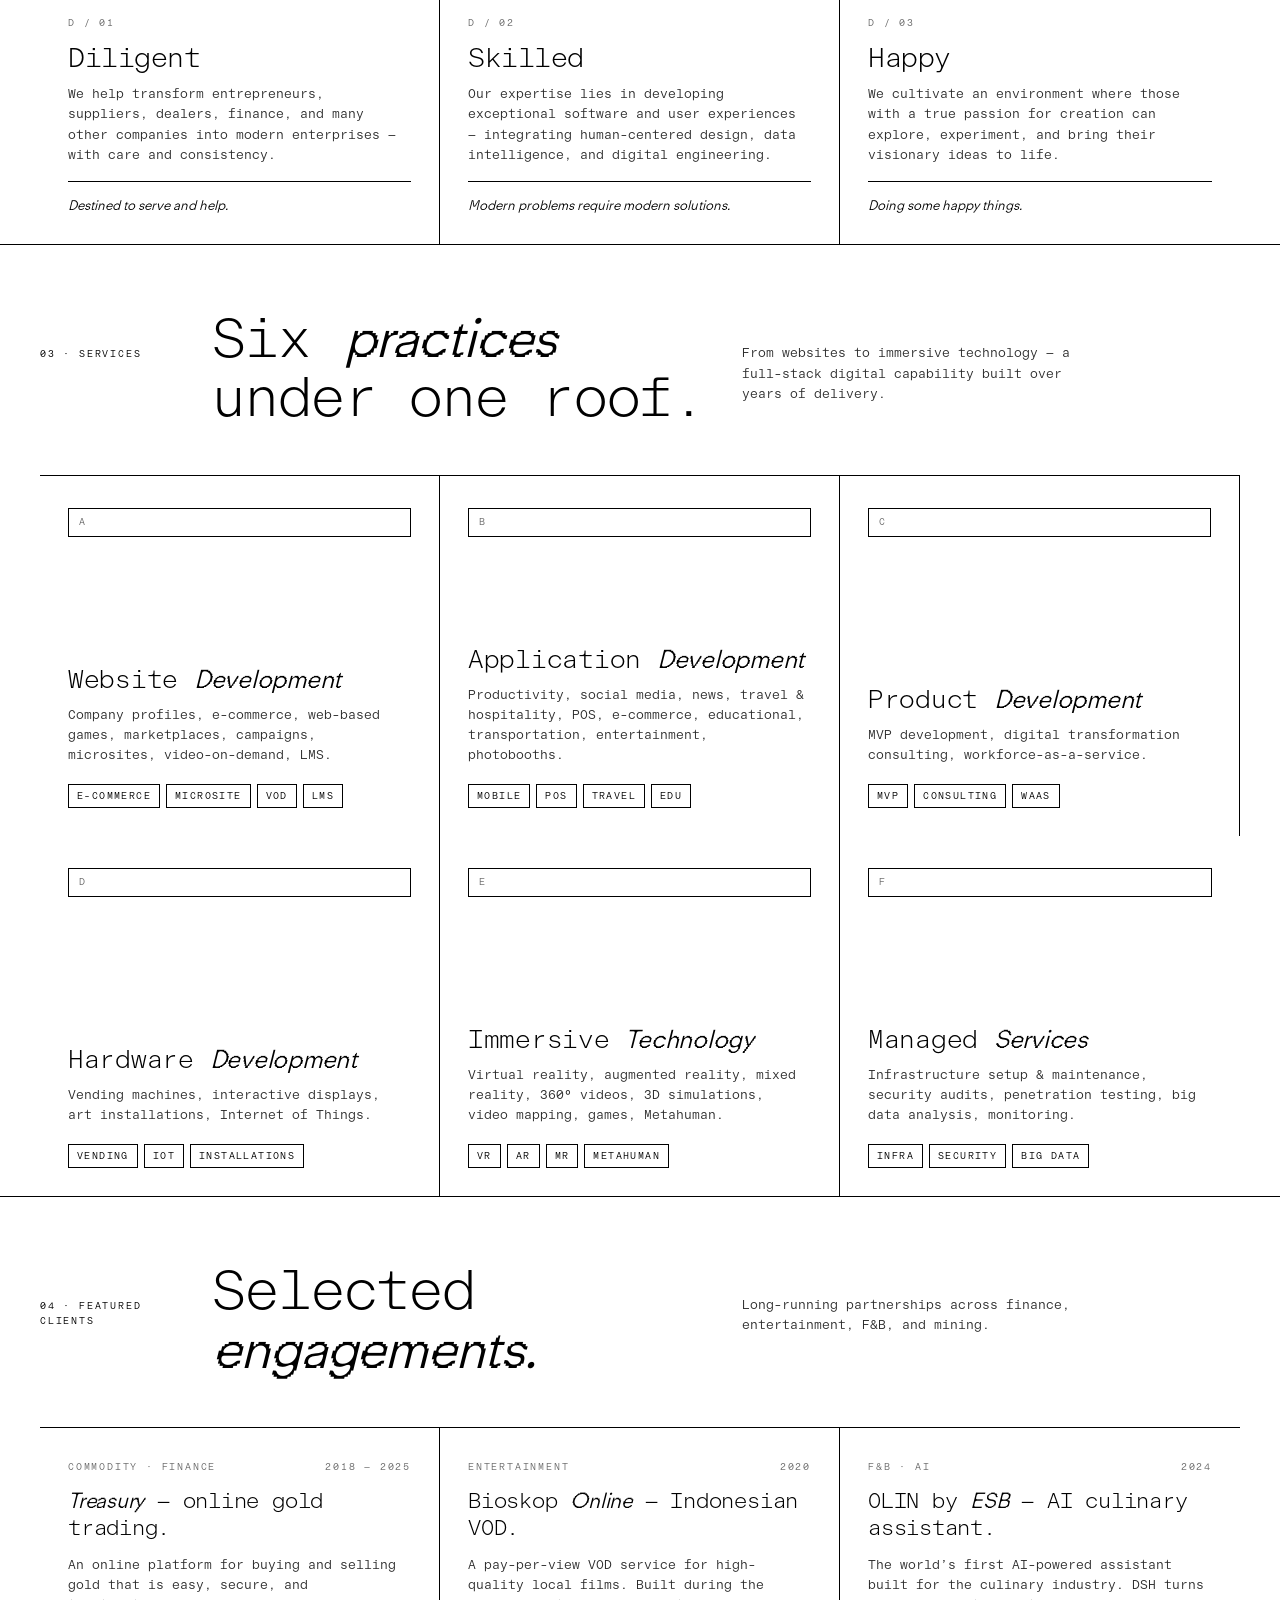
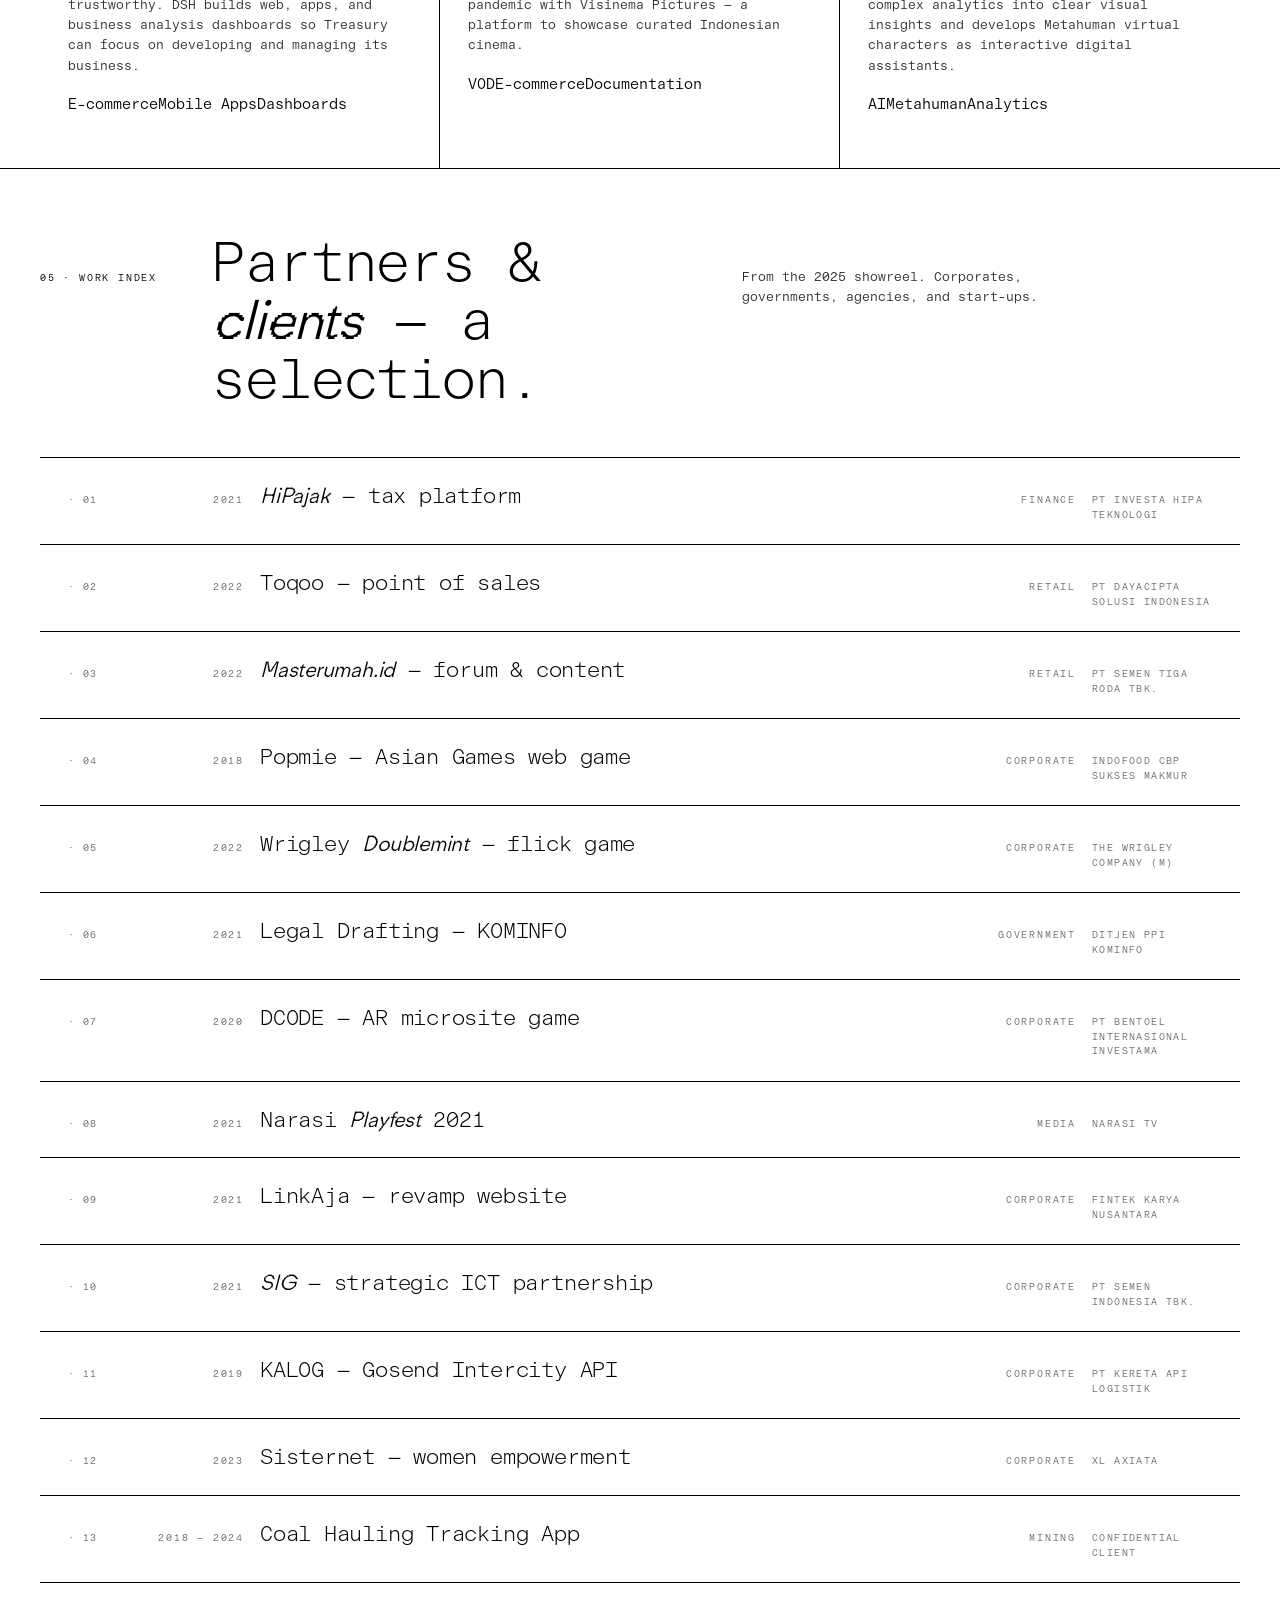
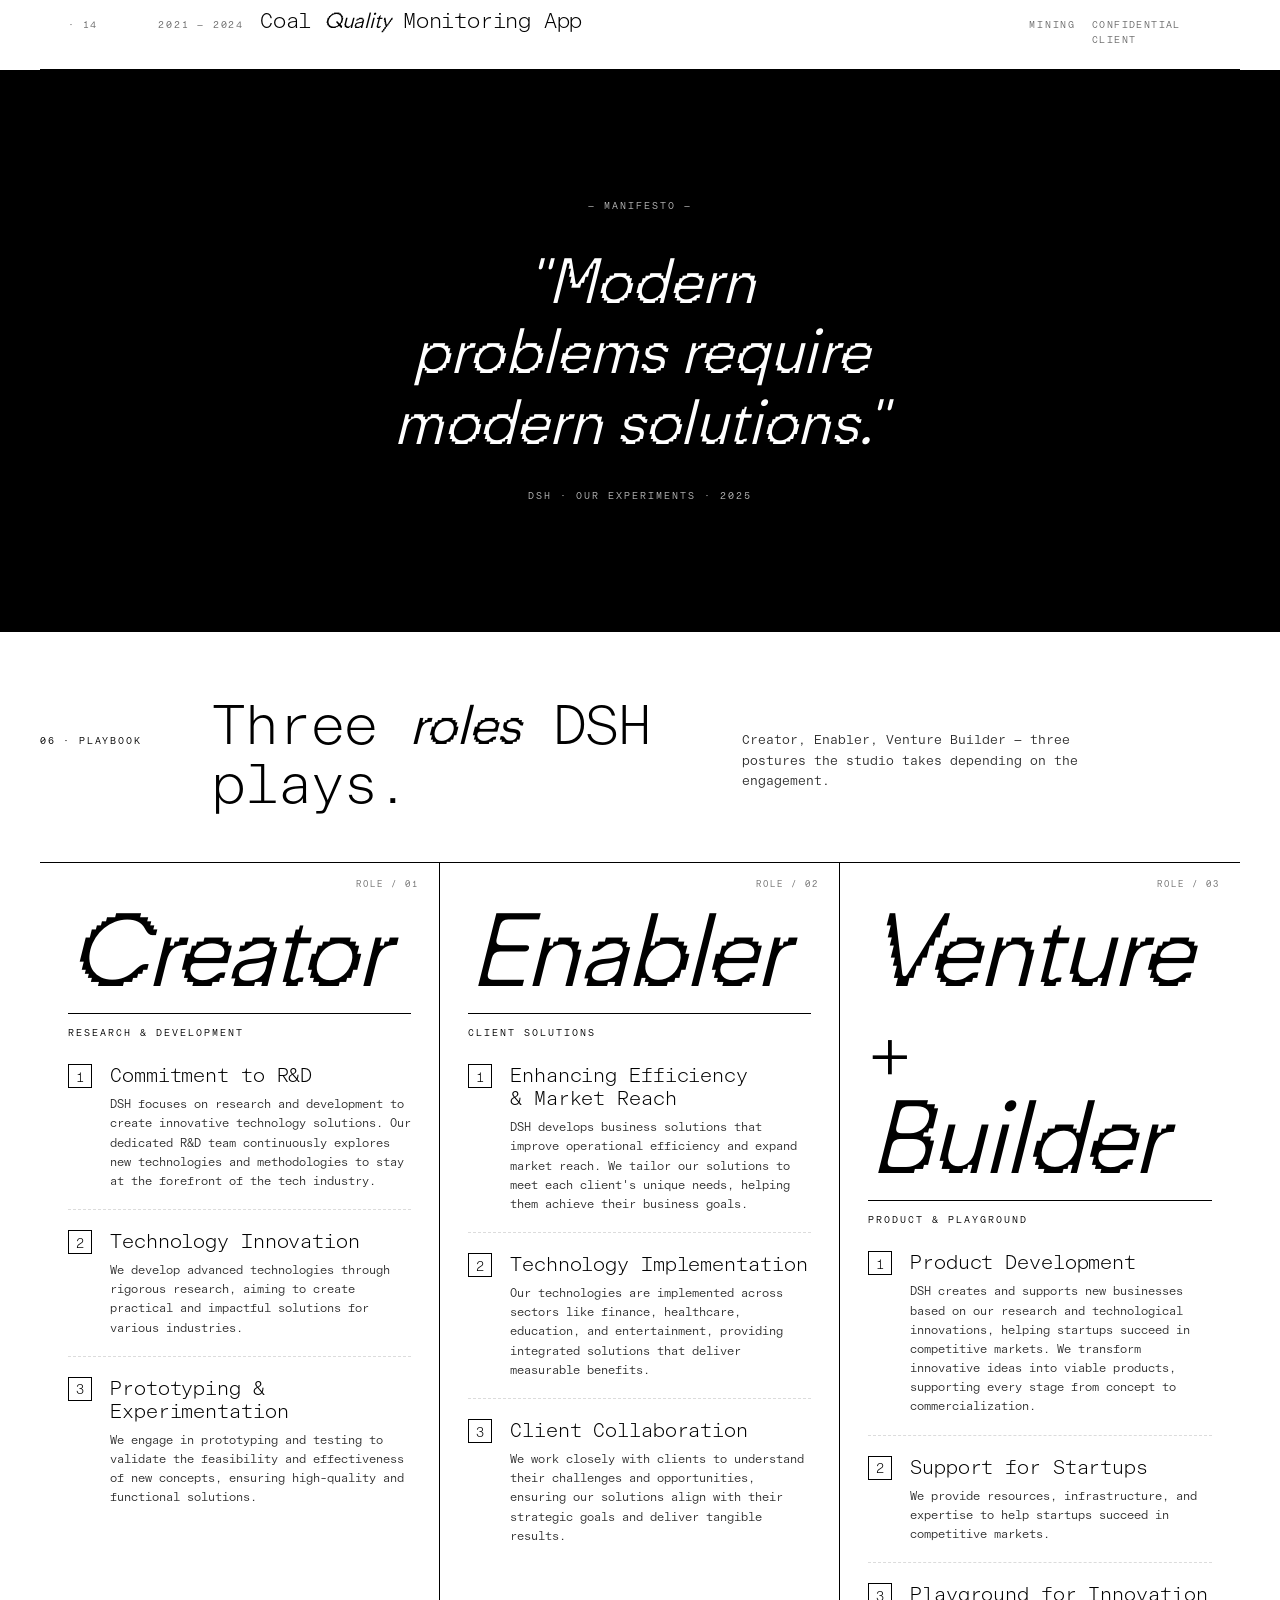
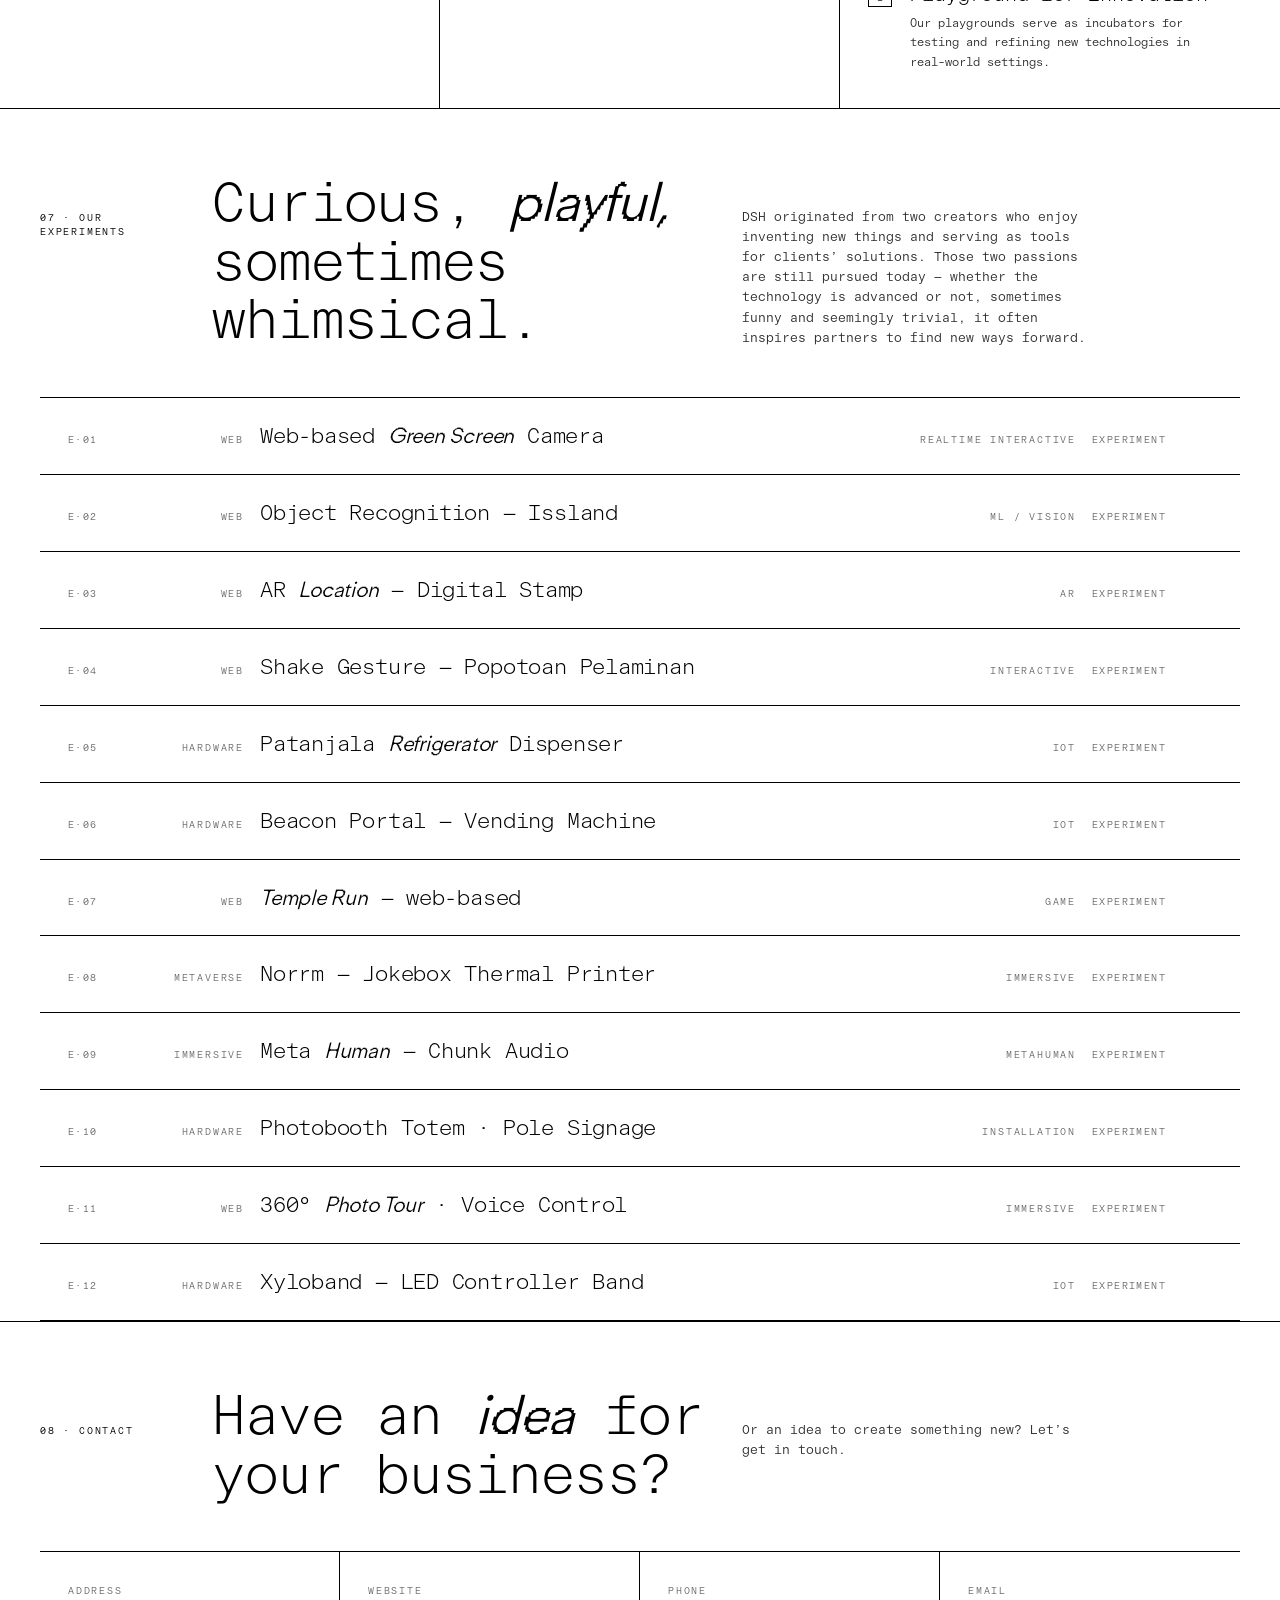
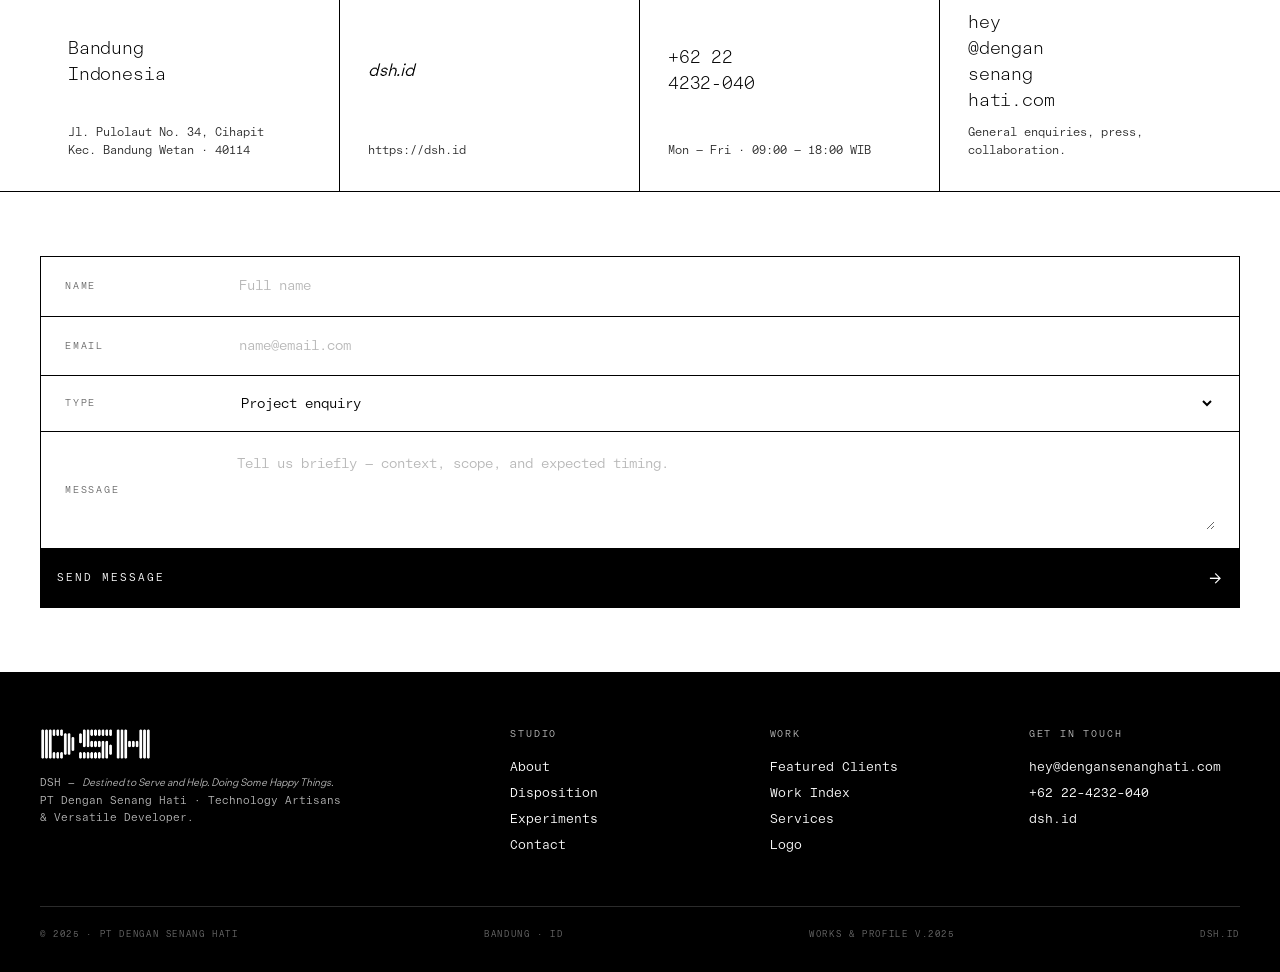
<file: dsh.id.html>
<!doctype html>
<html lang="id">
<head>
<meta charset="utf-8">
<title>dsh.id — Technology Artisans & Versatile Developer</title>
<meta name="viewport" content="width=device-width, initial-scale=1, viewport-fit=cover">
<meta name="description" content="DSH — PT Dengan Senang Hati. Technology artisans & versatile developers based in Bandung. Diligent, skilled, and happy — doing some happy things.">
<link rel="stylesheet" href="colors_and_type.css">
<link rel="stylesheet" href="site.css">
<link rel="icon" href="assets/DSH_Group_Primary_condensed_block.png">
</head>
<body data-screen-label="dsh.id Home">

<!-- =============== NAV =============== -->
<nav class="nav" id="nav">
  <a href="#top" class="mark">
    <img src="assets/DSH_Group_Primary.png" alt="DSH">
    <span class="sub">Group · ID</span>
  </a>
  <div class="links">
    <a href="#about" data-link="about">About</a>
    <a href="#services" data-link="services">Services</a>
    <a href="#clients" data-link="clients">Clients</a>
    <a href="#work" data-link="work">Work</a>
    <a href="#playbook" data-link="playbook">Playbook</a>
    <a href="#experiments" data-link="experiments">Experiments</a>
    <a href="#contact" data-link="contact">Contact</a>
  </div>
  <button class="cta" onclick="document.getElementById('contact').scrollIntoView({behavior:'smooth'})">+ Kontak</button>
  <button class="burger" id="burger" aria-label="Menu">
    <span></span><span></span>
  </button>
</nav>

<!-- Mobile drawer -->
<div class="drawer" id="drawer">
  <div class="d-label">Index · Navigasi</div>
  <a href="#about" data-close><span>About</span><span class="n">01</span></a>
  <a href="#services" data-close><span>Services</span><span class="n">02</span></a>
  <a href="#clients" data-close><span>Clients</span><span class="n">03</span></a>
  <a href="#work" data-close><span>Work</span><span class="n">04</span></a>
  <a href="#playbook" data-close><span>Playbook</span><span class="n">05</span></a>
  <a href="#experiments" data-close><span>Experiments</span><span class="n">06</span></a>
  <a href="#contact" data-close><span>Contact</span><span class="n">07</span></a>
  <div class="d-foot">
    <span>Bandung · ID</span>
    <span>2015 — 2026</span>
  </div>
</div>

<a id="top"></a>

<!-- =============== HERO =============== -->
<header class="hero">
  <div>
    <div class="eyebrow">Works & Profile · 2025</div>
    <h1>
      Technology<br>
      Artisans &amp;<br>
      <em>Versatile</em><br>
      Developer.
    </h1>
  </div>
  <div>
    <p class="lead">
      DSH specializes in catalyzing transformations for entrepreneurs, suppliers, dealers,
      financial institutions, and various other companies — propelling them into modern
      enterprises through <em style="font-family:var(--font-display);font-style:italic">exceptional software</em> and user experiences.
    </p>
    <div class="hero-meta">
      <div class="col"><span class="k">Entity</span><span class="v">PT Dengan Senang Hati</span></div>
      <div class="col"><span class="k">Located</span><span class="v">Bandung · ID</span></div>
      <div class="col"><span class="k">Disposition</span><span class="v">Diligent · Skilled · Happy</span></div>
    </div>
  </div>
</header>

<!-- Ticker -->
<div class="ticker" aria-hidden="true">
  <div class="ticker-track">
    <span>Destined to Serve and Help</span>
    <span>Doing Some Happy Things</span>
    <span>Dengan Senang Hati</span>
    <span>Diligent · Skilled · Happy</span>
    <span>Human-Centered Design</span>
    <span>Data-Driven Intelligence</span>
    <span>Digital Engineering</span>
    <span>Destined to Serve and Help</span>
    <span>Doing Some Happy Things</span>
    <span>Dengan Senang Hati</span>
    <span>Diligent · Skilled · Happy</span>
    <span>Human-Centered Design</span>
    <span>Data-Driven Intelligence</span>
    <span>Digital Engineering</span>
  </div>
</div>

<!-- =============== ABOUT =============== -->
<section class="section" id="about">
  <div class="head">
    <div class="idx">01 · About</div>
    <h2>Supporting &amp; empowering <em>creators</em> at heart.</h2>
    <p class="sub">
      At DSH, we are committed to supporting and empowering the creators at heart — offering them the resources,
      inspiration, and opportunities to turn their dreams into reality. Our expertise lies in developing
      exceptional software and user experiences, integrating human-centered design, data-driven intelligence,
      and comprehensive digital engineering.
    </p>
  </div>

  <div class="stats">
    <div class="stat">
      <span class="k">Entity</span>
      <span class="v">DSH</span>
      <span class="note">PT Dengan Senang Hati</span>
    </div>
    <div class="stat">
      <span class="k">Studio</span>
      <span class="v">Bandung</span>
      <span class="note">Jawa Barat, Indonesia</span>
    </div>
    <div class="stat">
      <span class="k">Practice Since</span>
      <span class="v">2015</span>
      <span class="note">A decade of delivery</span>
    </div>
    <div class="stat">
      <span class="k">Industries</span>
      <span class="v">12<em>+</em></span>
      <span class="note">Finance · F&B · Mining · Media · Gov</span>
    </div>
  </div>
</section>

<!-- =============== PRINCIPLES =============== -->
<section class="section" id="principles" style="padding-bottom:0">
  <div class="head">
    <div class="idx">02 · Disposition</div>
    <h2>Diligent. <em>Skilled.</em> Happy.</h2>
    <p class="sub">Three words that describe how we show up — in every project, for every partner.</p>
  </div>
  <div class="principles">
    <div class="p">
      <div>
        <div class="num">D / 01</div>
        <h3 style="margin-top:12px">Diligent</h3>
        <p style="margin-top:12px">We help transform entrepreneurs, suppliers, dealers, finance, and many other companies into modern enterprises — with care and consistency.</p>
      </div>
      <div class="key">Destined to serve and help.</div>
    </div>
    <div class="p">
      <div>
        <div class="num">D / 02</div>
        <h3 style="margin-top:12px">Skilled</h3>
        <p style="margin-top:12px">Our expertise lies in developing exceptional software and user experiences — integrating human-centered design, data intelligence, and digital engineering.</p>
      </div>
      <div class="key">Modern problems require modern solutions.</div>
    </div>
    <div class="p">
      <div>
        <div class="num">D / 03</div>
        <h3 style="margin-top:12px">Happy</h3>
        <p style="margin-top:12px">We cultivate an environment where those with a true passion for creation can explore, experiment, and bring their visionary ideas to life.</p>
      </div>
      <div class="key">Doing some happy things.</div>
    </div>
  </div>
</section>

<!-- =============== SERVICES =============== -->
<section class="section" id="services" style="padding-bottom:0">
  <div class="head">
    <div class="idx">03 · Services</div>
    <h2>Six <em>practices</em> under one roof.</h2>
    <p class="sub">From websites to immersive technology — a full-stack digital capability built over years of delivery.</p>
  </div>
  <div class="domains">
    <article class="domain">
      <div class="d-num">A</div>
      <div class="d-body">
        <h3>Website <em>Development</em></h3>
        <p>Company profiles, e-commerce, web-based games, marketplaces, campaigns, microsites, video-on-demand, LMS.</p>
        <div class="d-tags"><span>E-commerce</span><span>Microsite</span><span>VOD</span><span>LMS</span></div>
      </div>
    </article>
    <article class="domain">
      <div class="d-num">B</div>
      <div class="d-body">
        <h3>Application <em>Development</em></h3>
        <p>Productivity, social media, news, travel & hospitality, POS, e-commerce, educational, transportation, entertainment, photobooths.</p>
        <div class="d-tags"><span>Mobile</span><span>POS</span><span>Travel</span><span>Edu</span></div>
      </div>
    </article>
    <article class="domain">
      <div class="d-num">C</div>
      <div class="d-body">
        <h3>Product <em>Development</em></h3>
        <p>MVP development, digital transformation consulting, workforce-as-a-service.</p>
        <div class="d-tags"><span>MVP</span><span>Consulting</span><span>WaaS</span></div>
      </div>
    </article>
    <article class="domain">
      <div class="d-num">D</div>
      <div class="d-body">
        <h3>Hardware <em>Development</em></h3>
        <p>Vending machines, interactive displays, art installations, Internet of Things.</p>
        <div class="d-tags"><span>Vending</span><span>IoT</span><span>Installations</span></div>
      </div>
    </article>
    <article class="domain">
      <div class="d-num">E</div>
      <div class="d-body">
        <h3>Immersive <em>Technology</em></h3>
        <p>Virtual reality, augmented reality, mixed reality, 360º videos, 3D simulations, video mapping, games, Metahuman.</p>
        <div class="d-tags"><span>VR</span><span>AR</span><span>MR</span><span>Metahuman</span></div>
      </div>
    </article>
    <article class="domain">
      <div class="d-num">F</div>
      <div class="d-body">
        <h3>Managed <em>Services</em></h3>
        <p>Infrastructure setup & maintenance, security audits, penetration testing, big data analysis, monitoring.</p>
        <div class="d-tags"><span>Infra</span><span>Security</span><span>Big Data</span></div>
      </div>
    </article>
  </div>
</section>

<!-- =============== FEATURED CLIENTS =============== -->
<section class="section" id="clients" style="padding-bottom:0">
  <div class="head">
    <div class="idx">04 · Featured Clients</div>
    <h2>Selected <em>engagements.</em></h2>
    <p class="sub">Long-running partnerships across finance, entertainment, F&B, and mining.</p>
  </div>
  <div class="journal">
    <article class="post">
      <div class="p-meta"><span>Commodity · Finance</span><span>2018 — 2025</span></div>
      <h3><em>Treasury</em> — online gold trading.</h3>
      <p>An online platform for buying and selling gold that is easy, secure, and trustworthy. DSH builds web, apps, and business analysis dashboards so Treasury can focus on developing and managing its business.</p>
      <div class="d-tags" style="margin-top:4px"><span>E-commerce</span><span>Mobile Apps</span><span>Dashboards</span></div>
    </article>
    <article class="post">
      <div class="p-meta"><span>Entertainment</span><span>2020</span></div>
      <h3>Bioskop <em>Online</em> — Indonesian VOD.</h3>
      <p>A pay-per-view VOD service for high-quality local films. Built during the pandemic with Visinema Pictures — a platform to showcase curated Indonesian cinema.</p>
      <div class="d-tags" style="margin-top:4px"><span>VOD</span><span>E-commerce</span><span>Documentation</span></div>
    </article>
    <article class="post">
      <div class="p-meta"><span>F&B · AI</span><span>2024</span></div>
      <h3>OLIN by <em>ESB</em> — AI culinary assistant.</h3>
      <p>The world’s first AI-powered assistant built for the culinary industry. DSH turns complex analytics into clear visual insights and develops Metahuman virtual characters as interactive digital assistants.</p>
      <div class="d-tags" style="margin-top:4px"><span>AI</span><span>Metahuman</span><span>Analytics</span></div>
    </article>
  </div>
</section>

<!-- =============== WORK INDEX =============== -->
<section class="section" id="work" style="padding-bottom:0">
  <div class="head">
    <div class="idx">05 · Work Index</div>
    <h2>Partners &amp; <em>clients</em> — a selection.</h2>
    <p class="sub">From the 2025 showreel. Corporates, governments, agencies, and start-ups.</p>
  </div>
  <div class="idx-table">
    <div class="idx-row">
      <span class="idx-n">· 01</span>
      <span class="idx-meta">2021</span>
      <span class="idx-title"><em>HiPajak</em> — tax platform</span>
      <span class="idx-meta">Finance</span>
      <span class="idx-cat">PT Investa Hipa Teknologi</span>
    </div>
    <div class="idx-row">
      <span class="idx-n">· 02</span>
      <span class="idx-meta">2022</span>
      <span class="idx-title">Toqoo — point of sales</span>
      <span class="idx-meta">Retail</span>
      <span class="idx-cat">PT Dayacipta Solusi Indonesia</span>
    </div>
    <div class="idx-row">
      <span class="idx-n">· 03</span>
      <span class="idx-meta">2022</span>
      <span class="idx-title"><em>Masterumah.id</em> — forum & content</span>
      <span class="idx-meta">Retail</span>
      <span class="idx-cat">PT Semen Tiga Roda Tbk.</span>
    </div>
    <div class="idx-row">
      <span class="idx-n">· 04</span>
      <span class="idx-meta">2018</span>
      <span class="idx-title">Popmie — Asian Games web game</span>
      <span class="idx-meta">Corporate</span>
      <span class="idx-cat">Indofood CBP Sukses Makmur</span>
    </div>
    <div class="idx-row">
      <span class="idx-n">· 05</span>
      <span class="idx-meta">2022</span>
      <span class="idx-title">Wrigley <em>Doublemint</em> — flick game</span>
      <span class="idx-meta">Corporate</span>
      <span class="idx-cat">The Wrigley Company (M)</span>
    </div>
    <div class="idx-row">
      <span class="idx-n">· 06</span>
      <span class="idx-meta">2021</span>
      <span class="idx-title">Legal Drafting — KOMINFO</span>
      <span class="idx-meta">Government</span>
      <span class="idx-cat">DitJen PPI KOMINFO</span>
    </div>
    <div class="idx-row">
      <span class="idx-n">· 07</span>
      <span class="idx-meta">2020</span>
      <span class="idx-title">DCODE — AR microsite game</span>
      <span class="idx-meta">Corporate</span>
      <span class="idx-cat">PT Bentoel Internasional Investama</span>
    </div>
    <div class="idx-row">
      <span class="idx-n">· 08</span>
      <span class="idx-meta">2021</span>
      <span class="idx-title">Narasi <em>Playfest</em> 2021</span>
      <span class="idx-meta">Media</span>
      <span class="idx-cat">Narasi TV</span>
    </div>
    <div class="idx-row">
      <span class="idx-n">· 09</span>
      <span class="idx-meta">2021</span>
      <span class="idx-title">LinkAja — revamp website</span>
      <span class="idx-meta">Corporate</span>
      <span class="idx-cat">Fintek Karya Nusantara</span>
    </div>
    <div class="idx-row">
      <span class="idx-n">· 10</span>
      <span class="idx-meta">2021</span>
      <span class="idx-title"><em>SIG</em> — strategic ICT partnership</span>
      <span class="idx-meta">Corporate</span>
      <span class="idx-cat">PT Semen Indonesia Tbk.</span>
    </div>
    <div class="idx-row">
      <span class="idx-n">· 11</span>
      <span class="idx-meta">2019</span>
      <span class="idx-title">KALOG — Gosend Intercity API</span>
      <span class="idx-meta">Corporate</span>
      <span class="idx-cat">PT Kereta Api Logistik</span>
    </div>
    <div class="idx-row">
      <span class="idx-n">· 12</span>
      <span class="idx-meta">2023</span>
      <span class="idx-title">Sisternet — women empowerment</span>
      <span class="idx-meta">Corporate</span>
      <span class="idx-cat">XL Axiata</span>
    </div>
    <div class="idx-row">
      <span class="idx-n">· 13</span>
      <span class="idx-meta">2018 — 2024</span>
      <span class="idx-title">Coal Hauling Tracking App</span>
      <span class="idx-meta">Mining</span>
      <span class="idx-cat">Confidential client</span>
    </div>
    <div class="idx-row">
      <span class="idx-n">· 14</span>
      <span class="idx-meta">2021 — 2024</span>
      <span class="idx-title">Coal <em>Quality</em> Monitoring App</span>
      <span class="idx-meta">Mining</span>
      <span class="idx-cat">Confidential client</span>
    </div>
  </div>
</section>

<!-- =============== MANIFESTO =============== -->
<section class="manifesto">
  <div class="m-label">— Manifesto —</div>
  <div class="quote">"Modern<br>problems require<br>modern <em style="font-family:var(--font-display);font-style:italic">solutions.</em>"</div>
  <div class="attr">DSH · Our Experiments · 2025</div>
</section>

<!-- =============== PLAYBOOK =============== -->
<section class="section" id="playbook" style="padding-bottom:0">
  <div class="head">
    <div class="idx">06 · Playbook</div>
    <h2>Three <em>roles</em> DSH plays.</h2>
    <p class="sub">Creator, Enabler, Venture Builder — three postures the studio takes depending on the engagement.</p>
  </div>
  <div class="playbook">
    <!-- Creator -->
    <article class="pillar">
      <span class="pl-role">Role / 01</span>
      <div class="pl-big">Creator</div>
      <div class="pl-sub">Research &amp; Development</div>
      <div class="pl-list">
        <div class="pl-item">
          <span class="pl-n">1</span>
          <div class="pl-body">
            <h4>Commitment to R&amp;D</h4>
            <p>DSH focuses on research and development to create innovative technology solutions. Our dedicated R&amp;D team continuously explores new technologies and methodologies to stay at the forefront of the tech industry.</p>
          </div>
        </div>
        <div class="pl-item">
          <span class="pl-n">2</span>
          <div class="pl-body">
            <h4>Technology Innovation</h4>
            <p>We develop advanced technologies through rigorous research, aiming to create practical and impactful solutions for various industries.</p>
          </div>
        </div>
        <div class="pl-item">
          <span class="pl-n">3</span>
          <div class="pl-body">
            <h4>Prototyping &amp; Experimentation</h4>
            <p>We engage in prototyping and testing to validate the feasibility and effectiveness of new concepts, ensuring high-quality and functional solutions.</p>
          </div>
        </div>
      </div>
    </article>

    <!-- Enabler -->
    <article class="pillar">
      <span class="pl-role">Role / 02</span>
      <div class="pl-big">Enabler</div>
      <div class="pl-sub">Client Solutions</div>
      <div class="pl-list">
        <div class="pl-item">
          <span class="pl-n">1</span>
          <div class="pl-body">
            <h4>Enhancing Efficiency &amp; Market Reach</h4>
            <p>DSH develops business solutions that improve operational efficiency and expand market reach. We tailor our solutions to meet each client's unique needs, helping them achieve their business goals.</p>
          </div>
        </div>
        <div class="pl-item">
          <span class="pl-n">2</span>
          <div class="pl-body">
            <h4>Technology Implementation</h4>
            <p>Our technologies are implemented across sectors like finance, healthcare, education, and entertainment, providing integrated solutions that deliver measurable benefits.</p>
          </div>
        </div>
        <div class="pl-item">
          <span class="pl-n">3</span>
          <div class="pl-body">
            <h4>Client Collaboration</h4>
            <p>We work closely with clients to understand their challenges and opportunities, ensuring our solutions align with their strategic goals and deliver tangible results.</p>
          </div>
        </div>
      </div>
    </article>

    <!-- Venture Builder -->
    <article class="pillar">
      <span class="pl-role">Role / 03</span>
      <div class="pl-big">Venture<br><span class="amp">+</span> Builder</div>
      <div class="pl-sub">Product &amp; Playground</div>
      <div class="pl-list">
        <div class="pl-item">
          <span class="pl-n">1</span>
          <div class="pl-body">
            <h4>Product Development</h4>
            <p>DSH creates and supports new businesses based on our research and technological innovations, helping startups succeed in competitive markets. We transform innovative ideas into viable products, supporting every stage from concept to commercialization.</p>
          </div>
        </div>
        <div class="pl-item">
          <span class="pl-n">2</span>
          <div class="pl-body">
            <h4>Support for Startups</h4>
            <p>We provide resources, infrastructure, and expertise to help startups succeed in competitive markets.</p>
          </div>
        </div>
        <div class="pl-item">
          <span class="pl-n">3</span>
          <div class="pl-body">
            <h4>Playground for Innovation</h4>
            <p>Our playgrounds serve as incubators for testing and refining new technologies in real-world settings.</p>
          </div>
        </div>
      </div>
    </article>
  </div>
</section>

<!-- =============== EXPERIMENTS =============== -->
<section class="section" id="experiments" style="padding-bottom:0">
  <div class="head">
    <div class="idx">07 · Our Experiments</div>
    <h2>Curious, <em>playful,</em> sometimes whimsical.</h2>
    <p class="sub">
      DSH originated from two creators who enjoy inventing new things and serving as tools for clients’ solutions.
      Those two passions are still pursued today — whether the technology is advanced or not, sometimes funny and seemingly trivial,
      it often inspires partners to find new ways forward.
    </p>
  </div>
  <div class="idx-table">
    <div class="idx-row"><span class="idx-n">E·01</span><span class="idx-meta">Web</span><span class="idx-title">Web-based <em>Green Screen</em> Camera</span><span class="idx-meta">Realtime Interactive</span><span class="idx-cat">Experiment</span></div>
    <div class="idx-row"><span class="idx-n">E·02</span><span class="idx-meta">Web</span><span class="idx-title">Object Recognition — Issland</span><span class="idx-meta">ML / Vision</span><span class="idx-cat">Experiment</span></div>
    <div class="idx-row"><span class="idx-n">E·03</span><span class="idx-meta">Web</span><span class="idx-title">AR <em>Location</em> — Digital Stamp</span><span class="idx-meta">AR</span><span class="idx-cat">Experiment</span></div>
    <div class="idx-row"><span class="idx-n">E·04</span><span class="idx-meta">Web</span><span class="idx-title">Shake Gesture — Popotoan Pelaminan</span><span class="idx-meta">Interactive</span><span class="idx-cat">Experiment</span></div>
    <div class="idx-row"><span class="idx-n">E·05</span><span class="idx-meta">Hardware</span><span class="idx-title">Patanjala <em>Refrigerator</em> Dispenser</span><span class="idx-meta">IoT</span><span class="idx-cat">Experiment</span></div>
    <div class="idx-row"><span class="idx-n">E·06</span><span class="idx-meta">Hardware</span><span class="idx-title">Beacon Portal — Vending Machine</span><span class="idx-meta">IoT</span><span class="idx-cat">Experiment</span></div>
    <div class="idx-row"><span class="idx-n">E·07</span><span class="idx-meta">Web</span><span class="idx-title"><em>Temple Run</em> — web-based</span><span class="idx-meta">Game</span><span class="idx-cat">Experiment</span></div>
    <div class="idx-row"><span class="idx-n">E·08</span><span class="idx-meta">Metaverse</span><span class="idx-title">Norrm — Jokebox Thermal Printer</span><span class="idx-meta">Immersive</span><span class="idx-cat">Experiment</span></div>
    <div class="idx-row"><span class="idx-n">E·09</span><span class="idx-meta">Immersive</span><span class="idx-title">Meta <em>Human</em> — Chunk Audio</span><span class="idx-meta">Metahuman</span><span class="idx-cat">Experiment</span></div>
    <div class="idx-row"><span class="idx-n">E·10</span><span class="idx-meta">Hardware</span><span class="idx-title">Photobooth Totem · Pole Signage</span><span class="idx-meta">Installation</span><span class="idx-cat">Experiment</span></div>
    <div class="idx-row"><span class="idx-n">E·11</span><span class="idx-meta">Web</span><span class="idx-title">360º <em>Photo Tour</em> · Voice Control</span><span class="idx-meta">Immersive</span><span class="idx-cat">Experiment</span></div>
    <div class="idx-row"><span class="idx-n">E·12</span><span class="idx-meta">Hardware</span><span class="idx-title">Xyloband — LED Controller Band</span><span class="idx-meta">IoT</span><span class="idx-cat">Experiment</span></div>
  </div>
</section>

<!-- =============== CONTACT =============== -->
<section class="section" id="contact" style="padding-bottom:0">
  <div class="head">
    <div class="idx">08 · Contact</div>
    <h2>Have an <em>idea</em> for your business?</h2>
    <p class="sub">Or an idea to create something new? Let’s get in touch.</p>
  </div>
  <div class="contact">
    <div class="c-block">
      <span class="c-k">Address</span>
      <span class="c-v">Bandung<br>Indonesia</span>
      <span class="c-note">Jl. Pulolaut No. 34, Cihapit<br>Kec. Bandung Wetan · 40114</span>
    </div>
    <div class="c-block">
      <span class="c-k">Website</span>
      <span class="c-v"><em>dsh.id</em></span>
      <span class="c-note">https://dsh.id</span>
    </div>
    <div class="c-block">
      <span class="c-k">Phone</span>
      <span class="c-v">+62 22<br>4232-040</span>
      <span class="c-note">Mon — Fri · 09:00 — 18:00 WIB</span>
    </div>
    <div class="c-block">
      <span class="c-k">Email</span>
      <span class="c-v">hey<br>@dengan<br>senang<br>hati.com</span>
      <span class="c-note">General enquiries, press, collaboration.</span>
    </div>
  </div>
</section>

<!-- =============== FORM =============== -->
<section class="form-section">
  <form class="form" onsubmit="event.preventDefault(); alert('Terima kasih — we will reply within 48 hours.');">
    <div class="field">
      <label for="f-name">Name</label>
      <input id="f-name" type="text" placeholder="Full name" required>
    </div>
    <div class="field">
      <label for="f-email">Email</label>
      <input id="f-email" type="email" placeholder="name@email.com" required>
    </div>
    <div class="field">
      <label for="f-type">Type</label>
      <select id="f-type">
        <option>Project enquiry</option>
        <option>Press / interview</option>
        <option>Collaboration</option>
        <option>Other</option>
      </select>
    </div>
    <div class="field">
      <label for="f-msg">Message</label>
      <textarea id="f-msg" placeholder="Tell us briefly — context, scope, and expected timing." required></textarea>
    </div>
    <button class="submit" type="submit">
      <span>Send Message</span>
      <span class="arrow">→</span>
    </button>
  </form>
</section>

<!-- =============== FOOTER =============== -->
<footer class="footer">
  <div class="f-mark">
    <img src="assets/DSH_Group_Primary.png" alt="DSH">
    <p>DSH — <em style="font-family:var(--font-display);font-style:italic">Destined to Serve and Help. Doing Some Happy Things.</em><br>
      PT Dengan Senang Hati · Technology Artisans &amp; Versatile Developer.</p>
  </div>
  <div class="f-col">
    <h4>Studio</h4>
    <a href="#about">About</a>
    <a href="#principles">Disposition</a>
    <a href="#experiments">Experiments</a>
    <a href="#contact">Contact</a>
  </div>
  <div class="f-col">
    <h4>Work</h4>
    <a href="#clients">Featured Clients</a>
    <a href="#work">Work Index</a>
    <a href="#services">Services</a>
    <a>Logo</a>
  </div>
  <div class="f-col">
    <h4>Get in touch</h4>
    <a href="mailto:hey@dengansenanghati.com">hey@dengansenanghati.com</a>
    <a href="tel:+62224232040">+62 22-4232-040</a>
    <a href="https://dsh.id">dsh.id</a>
  </div>
  <div class="f-fine">
    <span>© 2025 · PT Dengan Senang Hati</span>
    <span>Bandung · ID</span>
    <span>Works & Profile v.2025</span>
    <span>dsh.id</span>
  </div>
</footer>

<!-- =============== TWEAKS PANEL =============== -->
<div id="tweaks">
  <h5>Tweaks</h5>
  <div class="row">
    <span>Theme</span>
    <div style="display:flex;gap:4px">
      <button class="opt" data-tweak="theme" data-val="light">Light</button>
      <button class="opt" data-tweak="theme" data-val="dark">Dark</button>
    </div>
  </div>
  <div class="row">
    <span>Grid</span>
    <div style="display:flex;gap:4px">
      <button class="opt" data-tweak="grid" data-val="off">Off</button>
      <button class="opt" data-tweak="grid" data-val="on">On</button>
    </div>
  </div>
  <div class="row">
    <span>Lang</span>
    <div style="display:flex;gap:4px">
      <button class="opt" data-tweak="lang" data-val="id">ID</button>
      <button class="opt" data-tweak="lang" data-val="en">EN</button>
    </div>
  </div>
</div>

<script>
// --------- Tweakable defaults ---------
const TWEAKS = /*EDITMODE-BEGIN*/{
  "theme": "light",
  "grid": "off",
  "lang": "id"
}/*EDITMODE-END*/;

// --------- Mobile drawer ---------
const nav = document.getElementById('nav');
const burger = document.getElementById('burger');
const drawer = document.getElementById('drawer');
burger.addEventListener('click', () => {
  nav.classList.toggle('is-open');
  drawer.classList.toggle('is-open');
});
drawer.querySelectorAll('[data-close]').forEach(a => {
  a.addEventListener('click', () => {
    nav.classList.remove('is-open');
    drawer.classList.remove('is-open');
  });
});

// --------- Active link on scroll ---------
const sections = ['about','services','clients','work','playbook','experiments','contact'];
function updateActive() {
  let active = 'about';
  for (const id of sections) {
    const el = document.getElementById(id);
    if (el && el.getBoundingClientRect().top < 120) active = id;
  }
  document.querySelectorAll('.nav .links a').forEach(a => {
    a.classList.toggle('active', a.dataset.link === active);
  });
}
window.addEventListener('scroll', updateActive, { passive: true });
updateActive();

// --------- Bilingual copy map ---------
const COPY = {
  id: {
    cta: '+ Kontak',
    heroLead: 'DSH adalah Technology Artisans &amp; Versatile Developer dari Bandung — mengkatalisasi transformasi entrepreneur, supplier, dealer, lembaga keuangan, dan berbagai perusahaan lain menjadi enterprise modern melalui <em style="font-family:var(--font-display);font-style:italic">perangkat lunak yang luar biasa</em>.',
    aboutSub: 'Di DSH, kami berkomitmen mendukung dan memberdayakan para creator at heart — menyediakan sumber daya, inspirasi, dan kesempatan untuk mengubah mimpi menjadi kenyataan. Keahlian kami pada pengembangan perangkat lunak dan pengalaman pengguna — memadukan desain berpusat pada manusia, intelijen data, dan rekayasa digital.',
  },
  en: {
    cta: '+ Enquire',
    heroLead: 'DSH specializes in catalyzing transformations for entrepreneurs, suppliers, dealers, financial institutions, and various other companies — propelling them into modern enterprises through <em style="font-family:var(--font-display);font-style:italic">exceptional software</em> and user experiences.',
    aboutSub: 'At DSH, we are committed to supporting and empowering the creators at heart — offering them the resources, inspiration, and opportunities to turn their dreams into reality. Our expertise lies in developing exceptional software and user experiences, integrating human-centered design, data-driven intelligence, and comprehensive digital engineering.',
  }
};

// --------- Apply tweaks ---------
function applyTweaks(t) {
  document.body.classList.toggle('dark', t.theme === 'dark');
  document.body.classList.toggle('grid-on', t.grid === 'on');
  // language
  const cta = document.querySelector('.nav .cta');
  if (cta) cta.textContent = COPY[t.lang].cta;
  const lead = document.querySelector('.hero .lead');
  if (lead) lead.innerHTML = COPY[t.lang].heroLead;
  const aboutSub = document.querySelector('#about .head .sub');
  if (aboutSub) aboutSub.innerHTML = COPY[t.lang].aboutSub;
  document.documentElement.lang = t.lang;
  // button states
  document.querySelectorAll('#tweaks .opt').forEach(b => {
    b.classList.toggle('on', t[b.dataset.tweak] === b.dataset.val);
  });
}
applyTweaks(TWEAKS);

// --------- Tweak UI wiring ---------
document.querySelectorAll('#tweaks .opt').forEach(b => {
  b.addEventListener('click', () => {
    TWEAKS[b.dataset.tweak] = b.dataset.val;
    applyTweaks(TWEAKS);
    window.parent && window.parent.postMessage({ type: '__edit_mode_set_keys', edits: { [b.dataset.tweak]: b.dataset.val } }, '*');
  });
});

// --------- Edit-mode protocol ---------
window.addEventListener('message', (e) => {
  if (!e.data || !e.data.type) return;
  if (e.data.type === '__activate_edit_mode') {
    document.getElementById('tweaks').classList.add('on');
  } else if (e.data.type === '__deactivate_edit_mode') {
    document.getElementById('tweaks').classList.remove('on');
  }
});
window.parent && window.parent.postMessage({ type: '__edit_mode_available' }, '*');
</script>
</body>
</html>
</file>
<file: colors_and_type.css>
/* ============================================================
   DSH Design System — Colors & Type
   ============================================================
   Grid-based, modular, human-centered.
   Core palette: black & white. Structure > ornament.
   ============================================================ */

/* ---------- Fonts ---------- */
@font-face {
  font-family: "Modern Gothic Mono";
  src: url("fonts/ModernGothicMono-Thin.otf") format("opentype");
  font-weight: 100;
  font-style: normal;
  font-display: swap;
}
@font-face {
  font-family: "Modern Gothic Mono";
  src: url("fonts/ModernGothicMono-ThinItalic.otf") format("opentype");
  font-weight: 100;
  font-style: italic;
  font-display: swap;
}
@font-face {
  font-family: "Modern Gothic Mono";
  src: url("fonts/ModernGothicMono-Light.otf") format("opentype");
  font-weight: 300;
  font-style: normal;
  font-display: swap;
}
@font-face {
  font-family: "Modern Gothic Mono";
  src: url("fonts/ModernGothicMono-LightItalic.otf") format("opentype");
  font-weight: 300;
  font-style: italic;
  font-display: swap;
}
@font-face {
  font-family: "Visual";
  src: url("fonts/Visual-Light.otf") format("opentype");
  font-weight: 300;
  font-style: normal;
  font-display: swap;
}
@font-face {
  font-family: "Visual";
  src: url("fonts/Visual-Regular.otf") format("opentype");
  font-weight: 400;
  font-style: normal;
  font-display: swap;
}

:root {
  /* -------- Core colors -------- */
  --dsh-black: #000000;
  --dsh-white: #FFFFFF;

  /* -------- Neutrals (rule-driven greys, used sparingly) -------- */
  --dsh-ink-900: #0A0A0A;   /* near-black for UI surfaces */
  --dsh-ink-700: #2B2B2B;   /* subdued text on white */
  --dsh-ink-500: #6B6B6B;   /* meta, captions */
  --dsh-ink-300: #B8B8B8;   /* disabled, hairline */
  --dsh-ink-200: #DCDCDC;   /* borders */
  --dsh-ink-100: #EFEFEF;   /* surface-alt */
  --dsh-ink-050: #F7F7F7;   /* surface background */

  /* -------- Semantic surfaces -------- */
  --bg:           var(--dsh-white);
  --bg-alt:       var(--dsh-ink-050);
  --bg-inverse:   var(--dsh-black);
  --surface:      var(--dsh-white);
  --surface-alt:  var(--dsh-ink-100);

  /* -------- Foreground -------- */
  --fg1:          var(--dsh-black);      /* primary text */
  --fg2:          var(--dsh-ink-700);    /* secondary text */
  --fg3:          var(--dsh-ink-500);    /* meta */
  --fg-disabled:  var(--dsh-ink-300);
  --fg-inverse:   var(--dsh-white);

  /* -------- Lines / borders -------- */
  --line:         var(--dsh-black);      /* strong structural rule */
  --line-soft:    var(--dsh-ink-200);    /* hairline */
  --line-inverse: var(--dsh-white);

  /* -------- Accent (used only when collaboration demands) -------- */
  --accent:       var(--dsh-black);      /* default: no chroma */

  /* -------- Type families -------- */
  --font-mono:    "Modern Gothic Mono", "JetBrains Mono", "IBM Plex Mono", ui-monospace, SFMono-Regular, Menlo, monospace;
  --font-display: "Visual", "Modern Gothic Mono", ui-monospace, monospace;
  --font-body:    "Modern Gothic Mono", "JetBrains Mono", "IBM Plex Mono", ui-monospace, monospace;

  /* -------- Weights -------- */
  --w-thin:   100;
  --w-light:  300;
  --w-reg:    400;

  /* -------- Type scale (modular, 4pt baseline) -------- */
  --fs-xs:    11px;    /* micro/meta */
  --fs-sm:    13px;    /* caption */
  --fs-base:  15px;    /* body */
  --fs-md:    17px;    /* lead */
  --fs-lg:    22px;    /* h4 */
  --fs-xl:    30px;    /* h3 */
  --fs-2xl:   44px;    /* h2 */
  --fs-3xl:   64px;    /* h1 */
  --fs-display: 104px; /* headline / hero */

  /* -------- Line heights -------- */
  --lh-tight:  1.05;
  --lh-snug:   1.2;
  --lh-normal: 1.45;
  --lh-loose:  1.7;

  /* -------- Tracking (mono is already wide; headlines go tighter) -------- */
  --track-tight: -0.02em;
  --track-normal: 0em;
  --track-wide:  0.08em;
  --track-wider: 0.16em;    /* labels, all-caps */

  /* -------- Spacing (4pt grid) -------- */
  --sp-0:  0px;
  --sp-1:  4px;
  --sp-2:  8px;
  --sp-3:  12px;
  --sp-4:  16px;
  --sp-5:  24px;
  --sp-6:  32px;
  --sp-7:  48px;
  --sp-8:  64px;
  --sp-9:  96px;
  --sp-10: 128px;

  /* -------- Radii (minimal — grid thinking favors sharp corners) -------- */
  --r-0:  0px;
  --r-1:  2px;
  --r-2:  4px;
  --r-pill: 999px;

  /* -------- Borders -------- */
  --bw-1: 1px;
  --bw-2: 2px;
  --bw-3: 3px;

  /* -------- Elevation — avoid; use rules instead. Defined for rare UI surface needs. -------- */
  --shadow-0: none;
  --shadow-1: 0 1px 0 var(--dsh-ink-200);
  --shadow-2: 0 2px 0 var(--dsh-black);   /* hard stacked shadow, no blur */

  /* -------- Motion -------- */
  --ease-linear: linear;
  --ease-out:    cubic-bezier(0.2, 0.6, 0.2, 1);
  --ease-in-out: cubic-bezier(0.4, 0, 0.2, 1);
  --dur-1: 80ms;
  --dur-2: 160ms;
  --dur-3: 240ms;
  --dur-4: 400ms;

  /* -------- Layout grid -------- */
  --grid-col: 12;
  --grid-gutter: 24px;
  --grid-margin: 32px;
  --content-max: 1280px;
}

/* ==================== Semantic element styles ==================== */

html, body {
  background: var(--bg);
  color: var(--fg1);
  font-family: var(--font-body);
  font-weight: var(--w-light);
  font-size: var(--fs-base);
  line-height: var(--lh-normal);
  -webkit-font-smoothing: antialiased;
  text-rendering: optimizeLegibility;
}

.dsh-display {
  font-family: var(--font-display);
  font-weight: var(--w-light);
  font-size: var(--fs-display);
  line-height: var(--lh-tight);
  letter-spacing: var(--track-tight);
}

h1, .dsh-h1 {
  font-family: var(--font-mono);
  font-weight: var(--w-thin);
  font-size: var(--fs-3xl);
  line-height: var(--lh-tight);
  letter-spacing: var(--track-tight);
  margin: 0;
}
h2, .dsh-h2 {
  font-family: var(--font-mono);
  font-weight: var(--w-light);
  font-size: var(--fs-2xl);
  line-height: var(--lh-snug);
  letter-spacing: var(--track-tight);
  margin: 0;
}
h3, .dsh-h3 {
  font-family: var(--font-mono);
  font-weight: var(--w-light);
  font-size: var(--fs-xl);
  line-height: var(--lh-snug);
  margin: 0;
}
h4, .dsh-h4 {
  font-family: var(--font-mono);
  font-weight: var(--w-light);
  font-size: var(--fs-lg);
  line-height: var(--lh-snug);
  margin: 0;
}

.dsh-accent {                            /* Visual serif for accents only */
  font-family: var(--font-display);
  font-weight: var(--w-light);
  font-style: italic;
}

p, .dsh-body {
  font-family: var(--font-body);
  font-weight: var(--w-light);
  font-size: var(--fs-base);
  line-height: var(--lh-normal);
  margin: 0;
}
.dsh-lead {
  font-size: var(--fs-md);
  line-height: var(--lh-normal);
}
.dsh-caption {
  font-size: var(--fs-sm);
  color: var(--fg3);
  letter-spacing: var(--track-wide);
}
.dsh-meta, .dsh-label {
  font-family: var(--font-mono);
  font-size: var(--fs-xs);
  font-weight: var(--w-light);
  text-transform: uppercase;
  letter-spacing: var(--track-wider);
  color: var(--fg2);
}

code, pre, .dsh-code {
  font-family: var(--font-mono);
  font-size: var(--fs-sm);
  font-weight: var(--w-light);
}

hr, .dsh-rule {
  border: 0;
  border-top: var(--bw-1) solid var(--line);
  margin: 0;
}

::selection { background: var(--dsh-black); color: var(--dsh-white); }
</file>
<file: site.css>
/* dsh.id — site styles (mobile-first, DSH design system) */

* { box-sizing: border-box; }
html, body { margin: 0; padding: 0; }
body {
  background: var(--bg);
  color: var(--fg1);
  font-family: var(--font-mono);
  font-weight: var(--w-light);
  overflow-x: hidden;
}
img { max-width: 100%; width: auto; display: block; }
a { color: inherit; text-decoration: none; }
button { font: inherit; color: inherit; background: none; border: none; padding: 0; cursor: pointer; }

/* ------------------ Tick rail motif ------------------ */
.tick-rail {
  height: 14px;
  border-top: 1px solid #000;
  border-bottom: 1px solid #000;
  background-image: repeating-linear-gradient(to right, #000 0, #000 1px, transparent 1px, transparent 16px);
  background-size: 16px 100%;
}
@media (min-width: 768px) {
  .tick-rail { height: 18px; background-size: 24px 100%; }
}

/* ------------------ Nav ------------------ */
.nav {
  position: sticky; top: 0; z-index: 50;
  display: flex; align-items: center; justify-content: space-between;
  padding: 14px 20px;
  background: #fff;
  border-bottom: 1px solid #000;
}
.nav .mark { display: flex; align-items: center; gap: 10px; }
.nav .mark img { height: 16px; width: auto !important; }
.nav .mark .sub { font-size: 9px; letter-spacing: .18em; text-transform: uppercase; color: #6b6b6b; }
.nav .links { display: none; }
.nav .burger {
  width: 36px; height: 36px; border: 1px solid #000;
  display: flex; flex-direction: column; justify-content: center; align-items: center; gap: 4px;
  transition: background .16s, color .16s;
}
.nav .burger span { display: block; width: 14px; height: 1px; background: #000; transition: transform .2s, opacity .2s, background .16s; }
.nav.is-open .burger { background: #000; }
.nav.is-open .burger span { background: #fff; }
.nav.is-open .burger span:nth-child(1) { transform: translateY(2.5px) rotate(45deg); }
.nav.is-open .burger span:nth-child(2) { transform: translateY(-2.5px) rotate(-45deg); }

@media (min-width: 900px) {
  .nav { padding: 18px 40px; }
  .nav .mark img { height: 21px; width: auto !important; }
  .nav .mark .sub { font-size: 10px; }
  .nav .links { display: flex; gap: 28px; }
  .nav .links a {
    font-size: 11px; letter-spacing: .16em; text-transform: uppercase;
    padding: 6px 0; border-bottom: 1px solid transparent;
    transition: border-color .16s;
  }
  .nav .links a.active, .nav .links a:hover { border-bottom-color: #000; }
  .nav .cta {
    font-size: 10px; letter-spacing: .16em; text-transform: uppercase;
    padding: 10px 14px; background: #000; color: #fff; border: 1px solid #000;
    transition: background .16s, color .16s;
  }
  .nav .cta:hover { background: #fff; color: #000; }
  .nav .burger { display: none; }
}

/* Mobile drawer */
.drawer {
  position: fixed; inset: 49px 0 0 0; z-index: 40;
  background: #000; color: #fff;
  transform: translateY(-101%); transition: transform .24s cubic-bezier(0.2,0.6,0.2,1);
  display: flex; flex-direction: column;
  padding: 32px 20px 40px;
  overflow-y: auto;
}
.drawer.is-open { transform: translateY(0); }
.drawer .d-label { font-size: 9px; letter-spacing: .18em; text-transform: uppercase; color: #B8B8B8; padding-bottom: 12px; border-bottom: 1px solid #2B2B2B; margin-bottom: 18px; }
.drawer a {
  display: flex; justify-content: space-between; align-items: baseline;
  padding: 14px 0; border-bottom: 1px solid #2B2B2B;
  font-size: 22px; font-weight: 100; letter-spacing: -.01em;
}
.drawer a .n { font-size: 9px; letter-spacing: .18em; color: #6b6b6b; }
.drawer .d-foot { margin-top: auto; padding-top: 32px; display: flex; justify-content: space-between; font-size: 9px; letter-spacing: .18em; text-transform: uppercase; color: #6b6b6b; }
@media (min-width: 900px) { .drawer { display: none; } }

/* ------------------ Section scaffold ------------------ */
.section { border-bottom: 1px solid #000; padding: 40px 20px; }
.section .head {
  display: grid; grid-template-columns: 1fr; gap: 16px;
  margin-bottom: 28px;
}
.section .head .idx { font-size: 10px; letter-spacing: .18em; text-transform: uppercase; color: #000; }
.section .head h2 {
  font-family: var(--font-mono); font-weight: 100;
  font-size: 32px; line-height: 1.05; letter-spacing: -.02em; margin: 0;
}
.section .head h2 em { font-family: var(--font-display); font-weight: 300; font-style: italic; letter-spacing: -.02em; }
.section .head .sub { font-size: 13px; line-height: 1.55; color: #2b2b2b; max-width: 44ch; }

@media (min-width: 768px) {
  .section { padding: 64px 40px; }
  .section .head { grid-template-columns: 140px 1fr 1fr; gap: 32px; align-items: baseline; margin-bottom: 48px; }
  .section .head h2 { font-size: 48px; }
}
@media (min-width: 1100px) {
  .section .head h2 { font-size: 56px; }
}

/* ------------------ Hero ------------------ */
.hero {
  padding: 40px 20px 32px;
  border-bottom: 1px solid #000;
  position: relative;
}
.hero .eyebrow { font-size: 10px; letter-spacing: .18em; text-transform: uppercase; color: #6b6b6b; margin-bottom: 20px; }
.hero h1 {
  font-family: var(--font-mono); font-weight: 100;
  font-size: 44px; line-height: .98; letter-spacing: -.02em; margin: 0 0 28px;
}
.hero h1 em {
  font-family: var(--font-display); font-weight: 300; font-style: italic;
  letter-spacing: -.02em;
}
.hero .lead {
  font-size: 14px; line-height: 1.55; color: #2b2b2b; max-width: 44ch;
  margin-bottom: 32px;
}
.hero-meta {
  display: grid; grid-template-columns: 1fr 1fr; gap: 18px;
  border-top: 1px solid #000; padding-top: 18px;
}
.hero-meta .col { display: flex; flex-direction: column; gap: 6px; }
.hero-meta .k { font-size: 9px; letter-spacing: .18em; text-transform: uppercase; color: #6b6b6b; }
.hero-meta .v { font-size: 13px; color: #000; }

@media (min-width: 768px) {
  .hero { padding: 72px 40px 56px; display: grid; grid-template-columns: 1.1fr 1fr; gap: 48px; align-items: end; }
  .hero h1 { font-size: 88px; }
  .hero .lead { font-size: 16px; margin-bottom: 40px; }
  .hero-meta { grid-template-columns: repeat(3, 1fr); border-top: 0; padding-top: 0; }
}
@media (min-width: 1200px) {
  .hero h1 { font-size: 112px; }
}

/* Marquee ticker under hero */
.ticker {
  border-top: 1px solid #000; border-bottom: 1px solid #000;
  background: #000; color: #fff;
  overflow: hidden; white-space: nowrap;
  padding: 12px 0;
}
.ticker-track {
  display: inline-flex; gap: 48px;
  animation: ticker 40s linear infinite;
  font-size: 11px; letter-spacing: .2em; text-transform: uppercase;
}
.ticker-track span { display: inline-flex; align-items: center; gap: 48px; }
.ticker-track span::after { content: "×"; color: #6b6b6b; }
@keyframes ticker {
  from { transform: translateX(0); }
  to { transform: translateX(-50%); }
}

/* ------------------ Principles ------------------ */
.principles {
  display: grid; grid-template-columns: 1fr;
  border-top: 1px solid #000;
}
.principles .p {
  padding: 28px 20px; border-bottom: 1px solid #000;
  display: flex; flex-direction: column; gap: 14px;
}
.principles .p:last-child { border-bottom: 0; }
.principles .p .num { font-size: 10px; letter-spacing: .18em; text-transform: uppercase; color: #6b6b6b; }
.principles .p h3 {
  font-family: var(--font-mono); font-weight: 100;
  font-size: 26px; line-height: 1.05; letter-spacing: -.015em; margin: 0;
}
.principles .p p { font-size: 13px; line-height: 1.55; color: #2b2b2b; margin: 0; }
.principles .p .key {
  font-size: 14px; padding-top: 14px; border-top: 1px solid #000;
  font-family: var(--font-display); font-style: italic; font-weight: 300;
}
@media (min-width: 768px) {
  .principles { grid-template-columns: repeat(3, 1fr); }
  .principles .p {
    padding: 32px 28px 28px; border-bottom: 0; border-right: 1px solid #000;
    min-height: 260px; justify-content: space-between;
  }
  .principles .p:last-child { border-right: 0; }
  .principles .p h3 { font-size: 28px; }
}

/* ------------------ Services / Domains grid ------------------ */
.domains {
  display: grid; grid-template-columns: 1fr;
  border-top: 1px solid #000;
}
.domain {
  border-bottom: 1px solid #000; padding: 28px 20px;
  display: grid; grid-template-columns: auto 1fr; gap: 18px 20px;
  align-items: start;
}
.domain:last-child { border-bottom: 0; }
.domain .d-num {
  font-size: 10px; letter-spacing: .18em; text-transform: uppercase; color: #6b6b6b;
  border: 1px solid #000; padding: 6px 10px; align-self: start;
}
.domain .d-body { display: flex; flex-direction: column; gap: 10px; }
.domain h3 { font-size: 22px; font-weight: 100; letter-spacing: -.01em; margin: 0; }
.domain h3 em { font-family: var(--font-display); font-style: italic; }
.domain p { font-size: 13px; line-height: 1.55; color: #2b2b2b; margin: 0; }
.domain .d-url { font-size: 11px; letter-spacing: .14em; text-transform: uppercase; color: #000; border-bottom: 1px solid #000; align-self: start; padding-bottom: 2px; }
.domain .d-tags { display: flex; flex-wrap: wrap; gap: 6px; margin-top: 8px; }
.domain .d-tags span { font-size: 10px; letter-spacing: .14em; text-transform: uppercase; border: 1px solid #000; padding: 4px 8px; }

@media (min-width: 768px) {
  .domains { grid-template-columns: repeat(3, 1fr); }
  .domain {
    border-bottom: 0; border-right: 1px solid #000;
    grid-template-columns: 1fr; min-height: 360px; padding: 32px 28px 28px;
    justify-content: start; align-content: space-between;
  }
  .domain:last-child { border-right: 0; }
  .domain h3 { font-size: 26px; }
}

/* ------------------ Stats row ------------------ */
.stats {
  display: grid; grid-template-columns: repeat(2, 1fr);
  border-top: 1px solid #000;
}
.stat {
  border-bottom: 1px solid #000; padding: 24px 20px;
  display: flex; flex-direction: column; gap: 8px;
}
.stat:nth-child(odd) { border-right: 1px solid #000; }
.stat .k { font-size: 9px; letter-spacing: .18em; text-transform: uppercase; color: #6b6b6b; }
.stat .v { font-family: var(--font-mono); font-weight: 100; font-size: 40px; line-height: 1; letter-spacing: -.02em; }
.stat .v em { font-family: var(--font-display); font-style: italic; font-weight: 300; }
.stat .note { font-size: 11px; color: #6b6b6b; }
@media (min-width: 768px) {
  .stats { grid-template-columns: repeat(4, 1fr); }
  .stat { border-bottom: 0; border-right: 1px solid #000; padding: 36px 28px; min-height: 180px; justify-content: space-between; }
  .stat:last-child { border-right: 0; }
  .stat .v { font-size: 56px; }
}

/* ------------------ Work / index list ------------------ */
.idx-table { border-top: 1px solid #000; }
.idx-row {
  display: grid; grid-template-columns: 40px 1fr auto;
  gap: 16px; padding: 18px 20px;
  border-bottom: 1px solid #000;
  align-items: baseline;
  transition: background .16s, color .16s;
  cursor: pointer;
}
.idx-row:hover { background: #000; color: #fff; }
.idx-row:hover .idx-meta, .idx-row:hover .idx-cat { color: #B8B8B8; }
.idx-row .idx-n { font-size: 10px; letter-spacing: .14em; color: #6b6b6b; }
.idx-row .idx-title { font-size: 18px; font-weight: 100; letter-spacing: -.01em; }
.idx-row .idx-title em { font-family: var(--font-display); font-style: italic; }
.idx-row .idx-meta { font-size: 10px; letter-spacing: .18em; text-transform: uppercase; color: #6b6b6b; text-align: right; }
.idx-row .idx-cat { display: block; font-size: 10px; letter-spacing: .14em; text-transform: uppercase; color: #6b6b6b; margin-top: 4px; }
@media (min-width: 768px) {
  .idx-row { grid-template-columns: 60px 100px 1fr auto 120px; padding: 22px 28px; }
  .idx-row .idx-title { font-size: 22px; }
}

/* ------------------ Journal ------------------ */
.journal {
  display: grid; grid-template-columns: 1fr;
  border-top: 1px solid #000;
}
.post {
  border-bottom: 1px solid #000; padding: 28px 20px;
  display: flex; flex-direction: column; gap: 14px;
}
.post:last-child { border-bottom: 0; }
.post .p-meta { display: flex; justify-content: space-between; font-size: 10px; letter-spacing: .18em; text-transform: uppercase; color: #6b6b6b; }
.post h3 { font-size: 22px; font-weight: 100; letter-spacing: -.01em; margin: 0; }
.post h3 em { font-family: var(--font-display); font-style: italic; }
.post p { font-size: 13px; line-height: 1.55; color: #2b2b2b; margin: 0; }
.post .p-read { font-size: 10px; letter-spacing: .18em; text-transform: uppercase; border-bottom: 1px solid #000; align-self: flex-start; padding-bottom: 2px; margin-top: 4px; }
@media (min-width: 768px) {
  .journal { grid-template-columns: repeat(3, 1fr); }
  .post { border-bottom: 0; border-right: 1px solid #000; padding: 32px 28px; min-height: 340px; }
  .post:last-child { border-right: 0; }
}

/* ------------------ Playbook ------------------ */
.playbook {
  display: grid; grid-template-columns: 1fr;
  border-top: 1px solid #000;
}
.pillar {
  border-bottom: 1px solid #000;
  padding: 32px 20px 36px;
  display: flex; flex-direction: column; gap: 24px;
  position: relative;
  transition: background .2s;
}
.pillar:last-child { border-bottom: 0; }
.pillar:hover { background: #F7F7F7; }
.pillar .pl-role {
  position: absolute; top: 14px; right: 20px;
  font-size: 9px; letter-spacing: .22em; text-transform: uppercase; color: #6b6b6b;
}
.pillar .pl-big {
  font-family: var(--font-display); font-style: italic; font-weight: 300;
  font-size: 72px; line-height: .9; letter-spacing: -.03em;
  padding-bottom: 16px; border-bottom: 1px solid #000;
}
.pillar .pl-big .amp { font-family: var(--font-mono); font-style: normal; font-weight: 100; font-size: .7em; }
.pillar .pl-sub {
  font-size: 10px; letter-spacing: .2em; text-transform: uppercase; color: #000;
  margin-top: -12px;
}
.pillar .pl-list { display: flex; flex-direction: column; gap: 20px; }
.pillar .pl-item {
  display: grid; grid-template-columns: 28px 1fr; gap: 14px;
  align-items: start;
  padding-bottom: 18px; border-bottom: 1px dashed #DCDCDC;
}
.pillar .pl-item:last-child { border-bottom: 0; padding-bottom: 0; }
.pillar .pl-item .pl-n {
  font-family: var(--font-mono); font-weight: 100;
  font-size: 14px; color: #000; padding-top: 3px;
  border: 1px solid #000; width: 24px; height: 24px;
  display: flex; align-items: center; justify-content: center;
  line-height: 1;
}
.pillar .pl-item .pl-body h4 {
  font-family: var(--font-mono); font-weight: 100;
  font-size: 18px; line-height: 1.15; letter-spacing: -.005em; margin: 0 0 8px;
  text-wrap: balance;
}
.pillar .pl-item .pl-body p {
  font-size: 12px; line-height: 1.6; color: #2b2b2b; margin: 0;
}
@media (min-width: 768px) {
  .playbook { grid-template-columns: repeat(3, 1fr); }
  .pillar { border-bottom: 0; border-right: 1px solid #000; padding: 40px 28px 36px; }
  .pillar:last-child { border-right: 0; }
  .pillar .pl-big { font-size: 88px; }
  .pillar .pl-item .pl-body h4 { font-size: 20px; }
}
@media (min-width: 1100px) {
  .pillar .pl-big { font-size: 104px; }
}
body.dark .playbook, body.dark .pillar, body.dark .pillar .pl-big { border-color: #fff; }
body.dark .pillar:hover { background: #0A0A0A; }
body.dark .pillar .pl-role { color: #B8B8B8; }
body.dark .pillar .pl-big, body.dark .pillar .pl-sub, body.dark .pillar .pl-item .pl-body h4 { color: #fff; }
body.dark .pillar .pl-item .pl-n { color: #fff; border-color: #fff; }
body.dark .pillar .pl-item { border-bottom-color: #2B2B2B; }
body.dark .pillar .pl-item .pl-body p { color: #DCDCDC; }

/* ------------------ Manifesto ------------------ */
.manifesto {
  background: #000; color: #fff;
  padding: 72px 20px; text-align: center;
  display: flex; flex-direction: column; align-items: center; gap: 24px;
  border-bottom: 1px solid #000;
}
.manifesto .m-label { font-size: 10px; letter-spacing: .2em; text-transform: uppercase; color: #B8B8B8; }
.manifesto .quote {
  font-family: var(--font-display); font-weight: 300; font-style: italic;
  font-size: 36px; line-height: 1.1; letter-spacing: -.01em; max-width: 20ch;
}
.manifesto .attr { font-size: 10px; letter-spacing: .2em; text-transform: uppercase; color: #B8B8B8; }
@media (min-width: 768px) {
  .manifesto { padding: 128px 40px; gap: 32px; }
  .manifesto .quote { font-size: 64px; }
}

/* ------------------ Logo ecosystem ------------------ */
.logo-grid {
  display: grid; grid-template-columns: repeat(2, 1fr);
  border-top: 1px solid #000;
}
.logo-cell {
  aspect-ratio: 1/1; border-right: 1px solid #000; border-bottom: 1px solid #000;
  display: flex; align-items: center; justify-content: center;
  padding: 24px; position: relative; background: #fff;
}
.logo-cell:nth-child(2n) { border-right: 0; }
.logo-cell.inv { background: #000; }
.logo-cell img { max-width: 80%; max-height: 80%; }
.logo-cell .tag {
  position: absolute; bottom: 10px; left: 12px;
  font-size: 9px; letter-spacing: .18em; text-transform: uppercase;
}
.logo-cell.inv .tag { color: #fff; }
@media (min-width: 768px) {
  .logo-grid { grid-template-columns: repeat(4, 1fr); }
  .logo-cell { border-bottom: 0; }
  .logo-cell:nth-child(2n) { border-right: 1px solid #000; }
  .logo-cell:last-child { border-right: 0; }
}

/* ------------------ Contact ------------------ */
.contact {
  border-top: 1px solid #000;
  display: grid; grid-template-columns: 1fr;
}
.contact .c-block {
  padding: 28px 20px; border-bottom: 1px solid #000;
  display: flex; flex-direction: column; gap: 10px;
}
.contact .c-block:last-child { border-bottom: 0; }
.contact .c-k { font-size: 10px; letter-spacing: .18em; text-transform: uppercase; color: #6b6b6b; }
.contact .c-v { font-size: 18px; font-weight: 100; letter-spacing: -.01em; }
.contact .c-v em { font-family: var(--font-display); font-style: italic; }
.contact .c-note { font-size: 12px; color: #2b2b2b; line-height: 1.5; }
@media (min-width: 768px) {
  .contact { grid-template-columns: repeat(4, 1fr); }
  .contact .c-block { border-bottom: 0; border-right: 1px solid #000; min-height: 220px; padding: 32px 28px; justify-content: space-between; }
  .contact .c-block:last-child { border-right: 0; }
}

/* ------------------ Form ------------------ */
.form-section { padding: 40px 20px; }
.form-section .form {
  display: grid; grid-template-columns: 1fr; gap: 0;
  border: 1px solid #000;
}
.form .field {
  padding: 14px 16px; border-bottom: 1px solid #000;
  display: grid; grid-template-columns: 100px 1fr; align-items: center; gap: 12px;
}
.form .field:last-of-type { border-bottom: 1px solid #000; }
.form .field label { font-size: 10px; letter-spacing: .18em; text-transform: uppercase; color: #6b6b6b; }
.form .field input, .form .field textarea, .form .field select {
  font: inherit; font-size: 14px; font-weight: 300;
  background: transparent; border: 0; outline: none; color: #000; width: 100%;
  font-family: var(--font-mono);
}
.form .field textarea { resize: vertical; min-height: 80px; padding: 4px 0; }
.form .field input::placeholder, .form .field textarea::placeholder { color: #B8B8B8; }
.form .field:focus-within { background: #F7F7F7; }
.form .submit {
  display: flex; align-items: center; justify-content: space-between;
  padding: 16px; background: #000; color: #fff;
  font-size: 11px; letter-spacing: .18em; text-transform: uppercase;
  transition: background .16s, color .16s;
  cursor: pointer;
}
.form .submit:hover { background: #fff; color: #000; }
.form .submit .arrow { font-size: 18px; }
@media (min-width: 768px) {
  .form-section { padding: 64px 40px; }
  .form .field { grid-template-columns: 160px 1fr; padding: 18px 24px; }
}

/* ------------------ Footer ------------------ */
.footer {
  background: #000; color: #fff;
  padding: 40px 20px 24px;
  display: grid; grid-template-columns: 1fr 1fr; gap: 32px 24px;
}
.footer .f-mark { grid-column: 1 / -1; display: flex; flex-direction: column; gap: 14px; }
.footer .f-mark img { height: 32px; filter: invert(1); width: auto !important; max-width: none; align-self: flex-start; }
.footer .f-mark p { font-size: 11px; line-height: 1.6; color: #B8B8B8; max-width: 44ch; margin: 0; }
.footer .f-col h4 { font-size: 10px; letter-spacing: .18em; text-transform: uppercase; color: #B8B8B8; margin: 0 0 14px; font-weight: 300; }
.footer .f-col a { display: block; color: #fff; font-size: 13px; line-height: 2; transition: color .16s; }
.footer .f-col a:hover { color: #B8B8B8; }
.footer .f-fine {
  grid-column: 1 / -1; border-top: 1px solid #2B2B2B; padding-top: 20px;
  display: flex; flex-wrap: wrap; gap: 12px 24px; justify-content: space-between;
  font-size: 9px; letter-spacing: .18em; text-transform: uppercase; color: #6b6b6b;
}
@media (min-width: 768px) {
  .footer { padding: 56px 40px 32px; grid-template-columns: 2fr 1fr 1fr 1fr; gap: 48px; }
  .footer .f-mark { grid-column: auto; }
}

/* ------------------ Tweaks panel (hidden by default) ------------------ */
#tweaks {
  position: fixed; right: 16px; bottom: 16px; z-index: 100;
  background: #fff; color: #000; border: 1px solid #000;
  padding: 14px; width: 240px;
  display: none;
  box-shadow: 0 2px 0 #000;
}
#tweaks.on { display: block; }
#tweaks h5 { margin: 0 0 10px; font-size: 10px; letter-spacing: .18em; text-transform: uppercase; font-weight: 300; border-bottom: 1px solid #000; padding-bottom: 8px; }
#tweaks .row { display: flex; justify-content: space-between; align-items: center; gap: 10px; padding: 6px 0; font-size: 11px; letter-spacing: .1em; text-transform: uppercase; }
#tweaks button.opt { border: 1px solid #000; padding: 4px 8px; font-size: 10px; letter-spacing: .12em; text-transform: uppercase; transition: background .16s, color .16s; }
#tweaks button.opt.on { background: #000; color: #fff; }

/* Dark mode (tweak) */
body.dark { background: #000; color: #fff; }
body.dark .nav { background: #000; border-bottom-color: #fff; color: #fff; }
body.dark .nav .mark img { filter: invert(1); }
body.dark .nav .mark .sub { color: #B8B8B8; }
body.dark .nav .links a { color: #fff; }
body.dark .nav .cta { background: #fff; color: #000; border-color: #fff; }
body.dark .nav .cta:hover { background: #000; color: #fff; }
body.dark .nav .burger { border-color: #fff; }
body.dark .nav .burger span { background: #fff; }
body.dark .tick-rail { border-color: #fff; background-image: repeating-linear-gradient(to right, #fff 0, #fff 1px, transparent 1px, transparent 16px); }
body.dark .section, body.dark .hero, body.dark .principles, body.dark .principles .p, body.dark .domains, body.dark .domain, body.dark .stats, body.dark .stat, body.dark .idx-table, body.dark .idx-row, body.dark .logo-grid, body.dark .logo-cell, body.dark .contact, body.dark .contact .c-block, body.dark .journal, body.dark .post, body.dark .form, body.dark .form .field {
  border-color: #fff !important;
}
body.dark .hero-meta { border-color: #fff; }
body.dark .section .head h2, body.dark .hero h1, body.dark .domain h3, body.dark .post h3, body.dark .stat .v, body.dark .contact .c-v, body.dark .idx-row .idx-title { color: #fff; }
body.dark .hero .lead, body.dark .section .head .sub, body.dark .principles .p p, body.dark .domain p, body.dark .post p, body.dark .contact .c-note { color: #DCDCDC; }
body.dark .hero .eyebrow, body.dark .hero-meta .k, body.dark .section .head .idx, body.dark .principles .p .num, body.dark .stat .k, body.dark .contact .c-k, body.dark .post .p-meta, body.dark .idx-row .idx-n, body.dark .idx-row .idx-meta, body.dark .idx-row .idx-cat, body.dark .domain .d-num, body.dark .domain .d-tags span { color: #B8B8B8; border-color: #fff; }
body.dark .principles .p .key { border-color: #fff; }
body.dark .domain .d-url { color: #fff; border-color: #fff; }
body.dark .idx-row:hover { background: #fff; color: #000; }
body.dark .idx-row:hover .idx-n, body.dark .idx-row:hover .idx-meta, body.dark .idx-row:hover .idx-cat { color: #6b6b6b; }
body.dark .logo-cell { background: #000; }
body.dark .logo-cell.inv { background: #fff; }
body.dark .logo-cell.inv img { filter: invert(1); }
body.dark .logo-cell .tag { color: #fff; }
body.dark .logo-cell.inv .tag { color: #000; }
body.dark .form .field input, body.dark .form .field textarea { color: #fff; }
body.dark .form .field:focus-within { background: #0A0A0A; }
body.dark .form .submit { background: #fff; color: #000; }
body.dark .form .submit:hover { background: #000; color: #fff; border: 1px solid #fff; }
body.dark #tweaks { background: #000; color: #fff; border-color: #fff; box-shadow: 0 2px 0 #fff; }
body.dark #tweaks h5 { border-color: #fff; }
body.dark #tweaks button.opt { border-color: #fff; color: #fff; }
body.dark #tweaks button.opt.on { background: #fff; color: #000; }
body.dark .manifesto { background: #fff; color: #000; }
body.dark .manifesto .m-label, body.dark .manifesto .attr { color: #6b6b6b; }
body.dark .footer { background: #fff; color: #000; }
body.dark .footer .f-mark img { filter: none; }
body.dark .footer .f-mark p, body.dark .footer .f-col h4, body.dark .footer .f-fine { color: #6b6b6b; }
body.dark .footer .f-col a { color: #000; }
body.dark .footer .f-fine { border-color: #DCDCDC; }
body.dark .drawer { background: #fff; color: #000; }
body.dark .drawer a { border-color: #DCDCDC; }
body.dark .drawer .d-label, body.dark .drawer .d-foot, body.dark .drawer a .n { color: #6b6b6b; border-color: #DCDCDC; }

/* ------------------ Grid overlay (tweak) ------------------ */
body.grid-on::before {
  content: ""; position: fixed; inset: 0; pointer-events: none; z-index: 5;
  background-image:
    linear-gradient(to right, rgba(0,0,0,.08) 1px, transparent 1px);
  background-size: calc((100vw - 40px) / 6) 100%;
  background-position: 20px 0;
}
@media (min-width: 768px) {
  body.grid-on::before {
    background-size: calc((100vw - 80px) / 12) 100%;
    background-position: 40px 0;
  }
}
body.dark.grid-on::before { background-image: linear-gradient(to right, rgba(255,255,255,.1) 1px, transparent 1px); }
</file>
